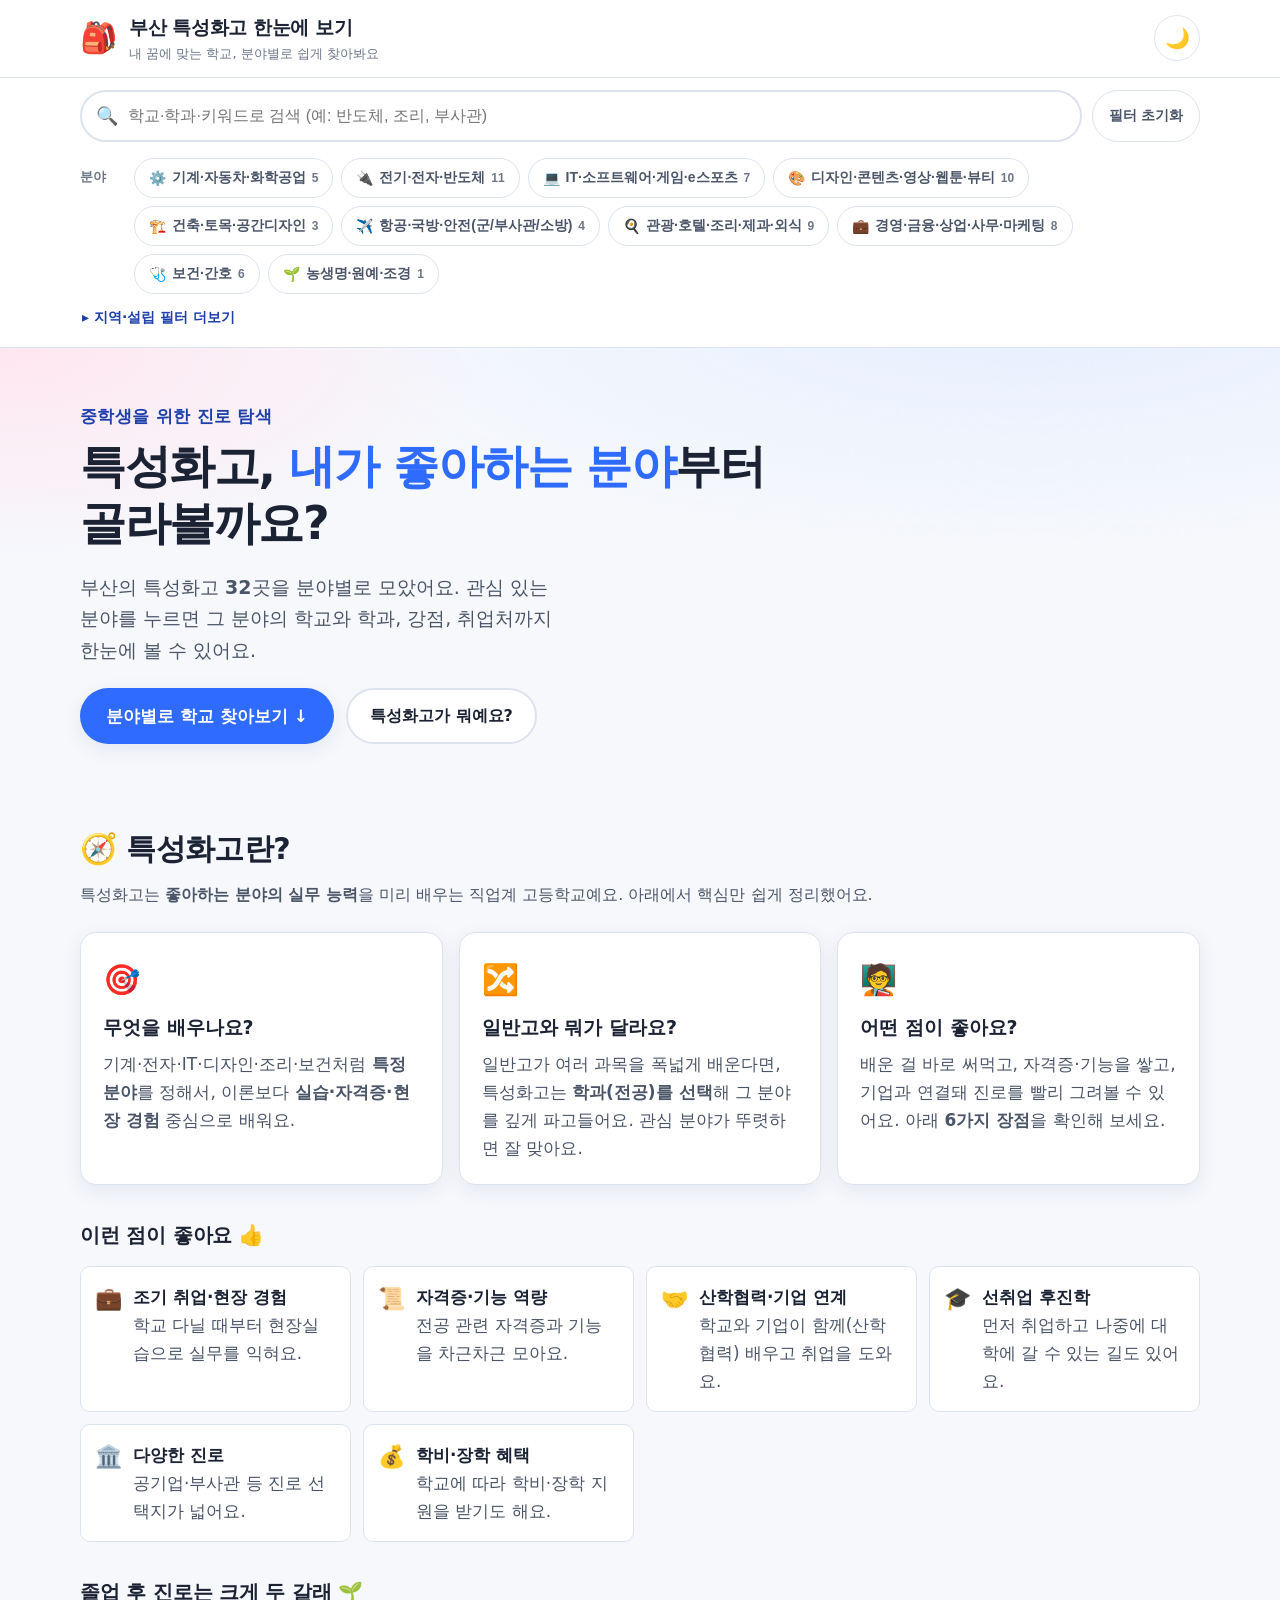
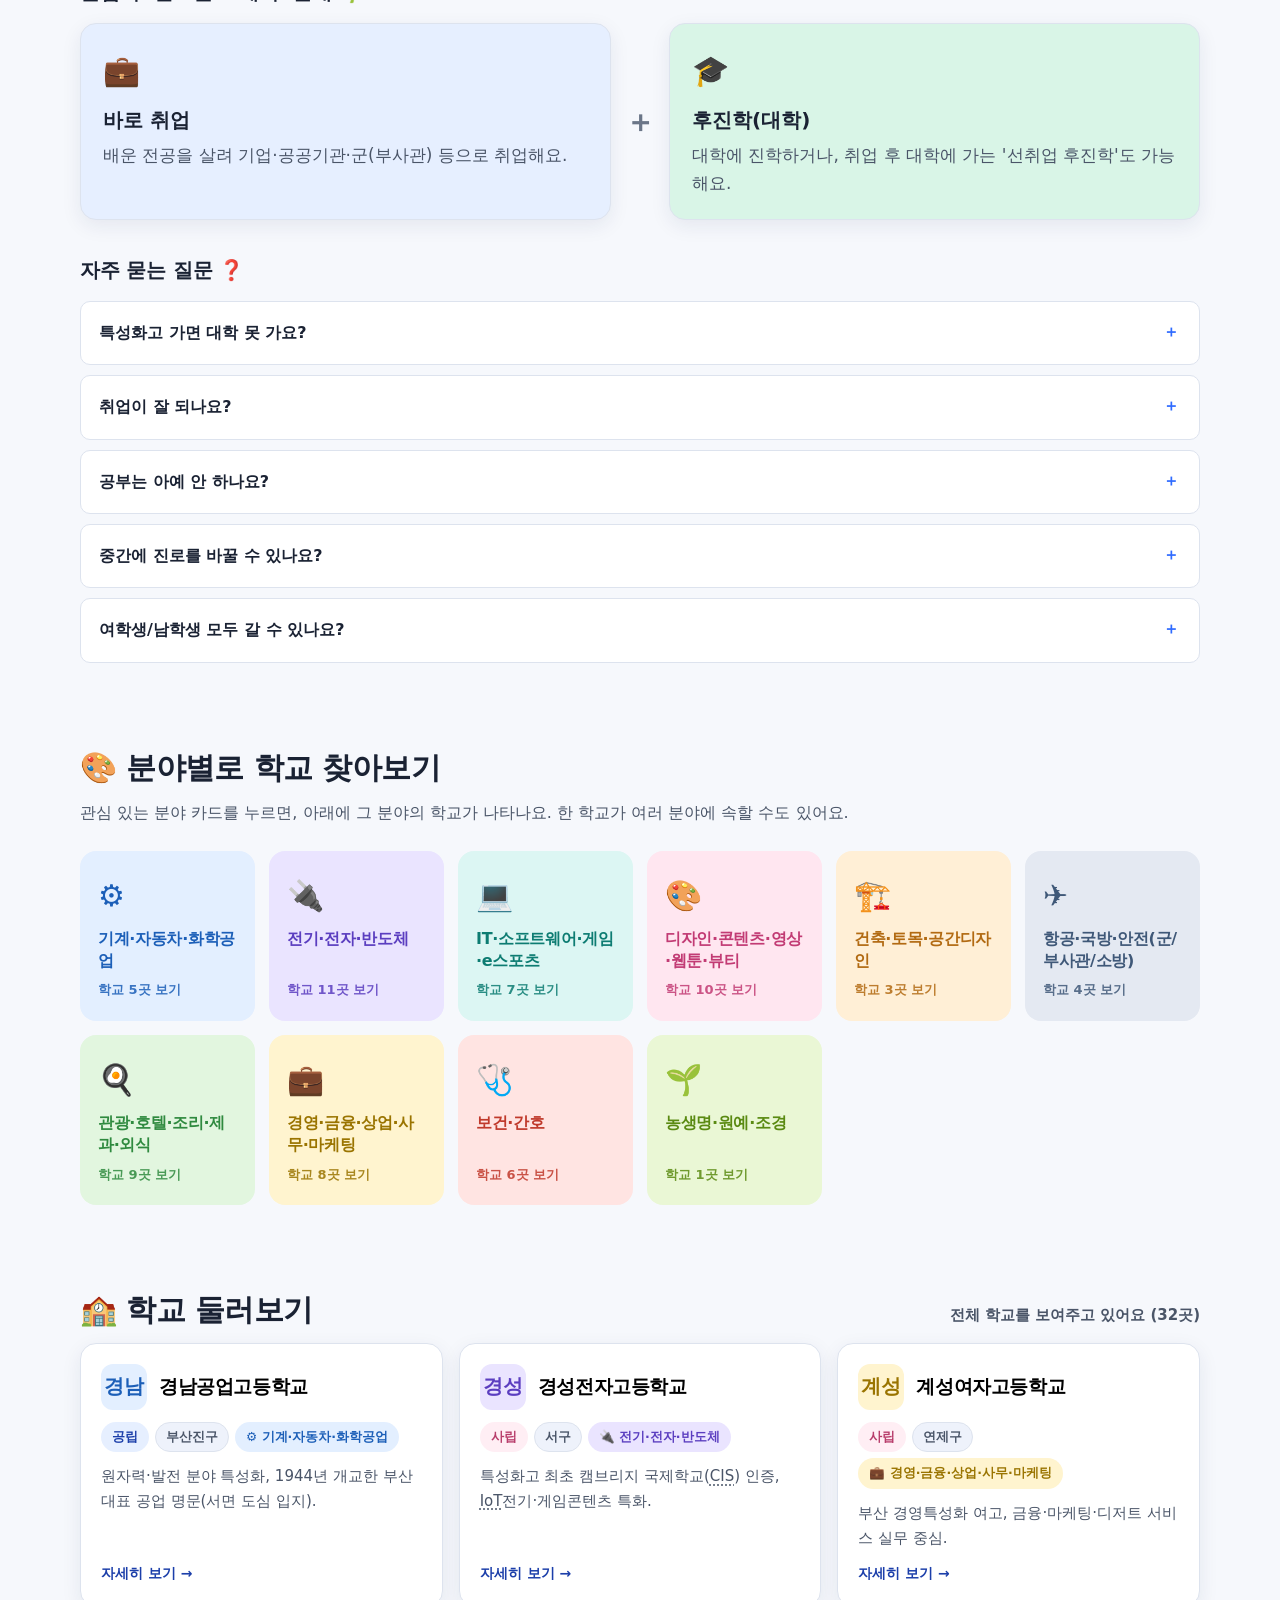
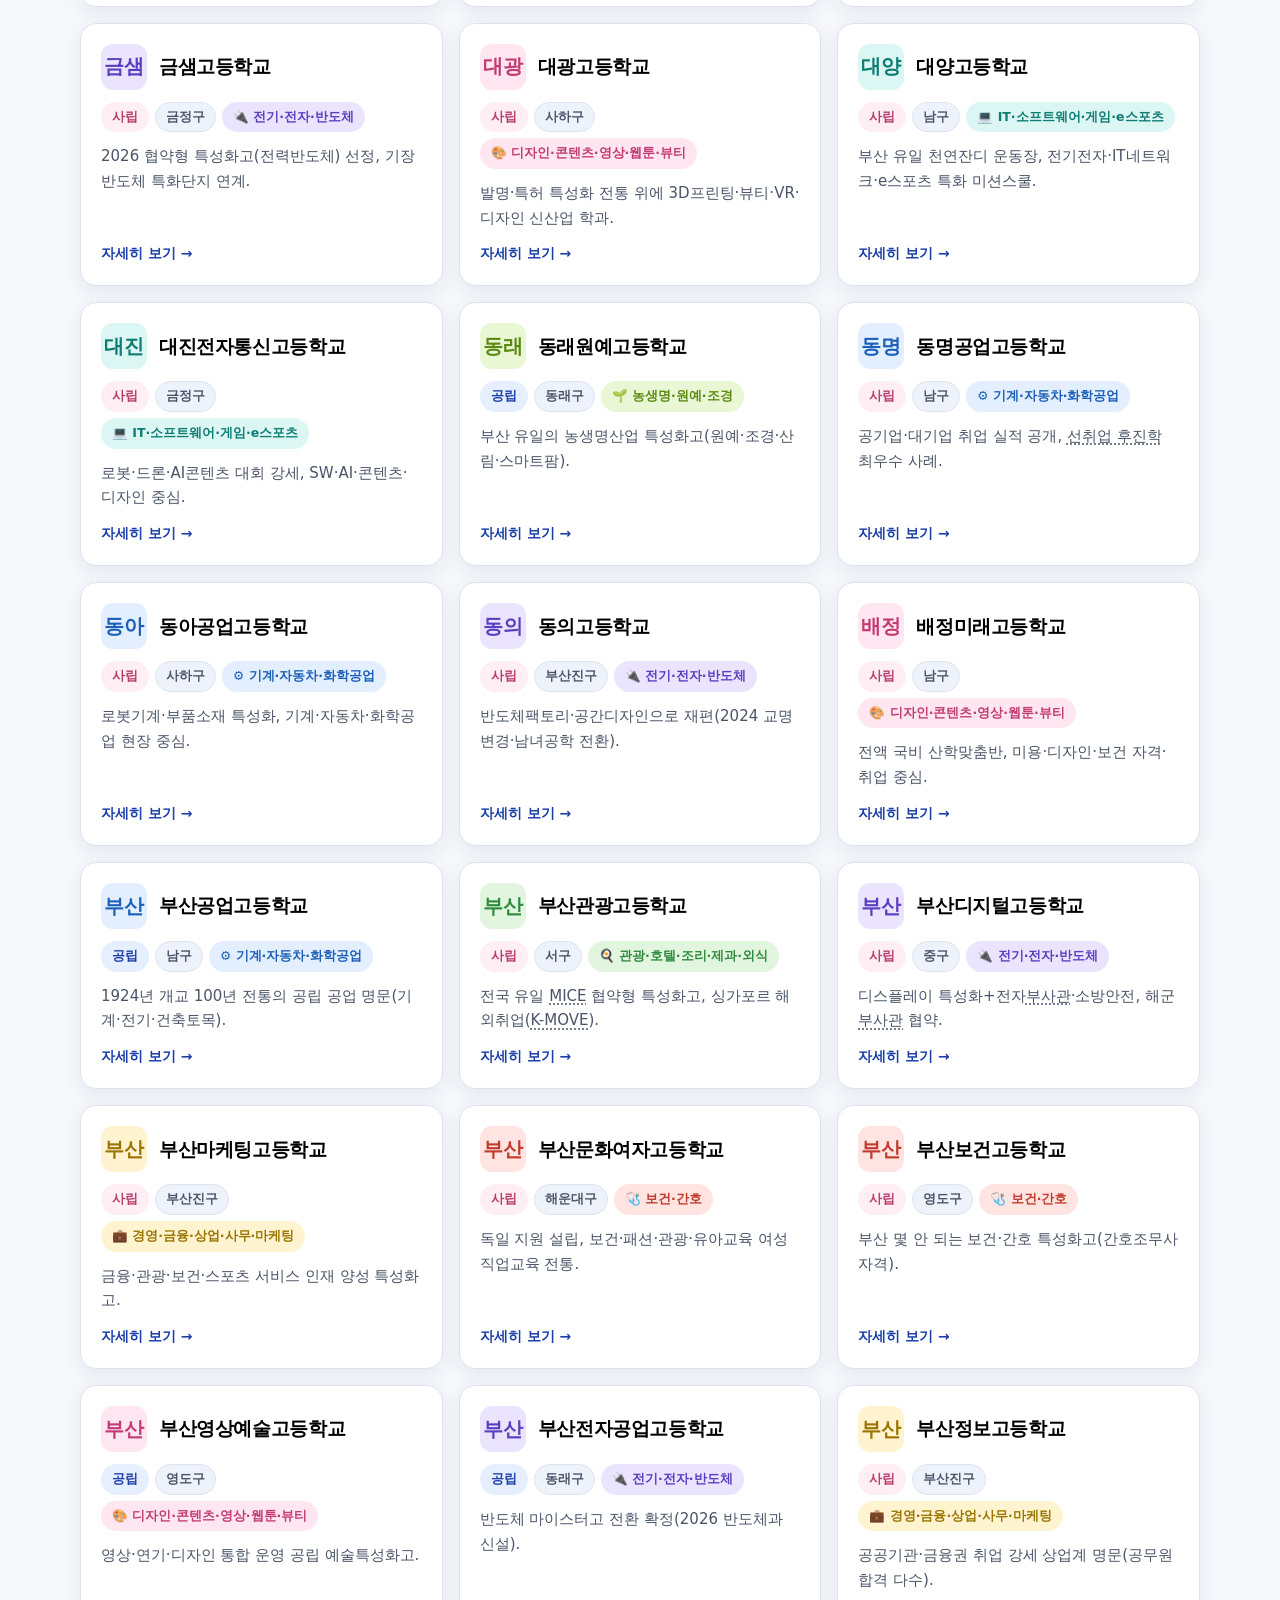
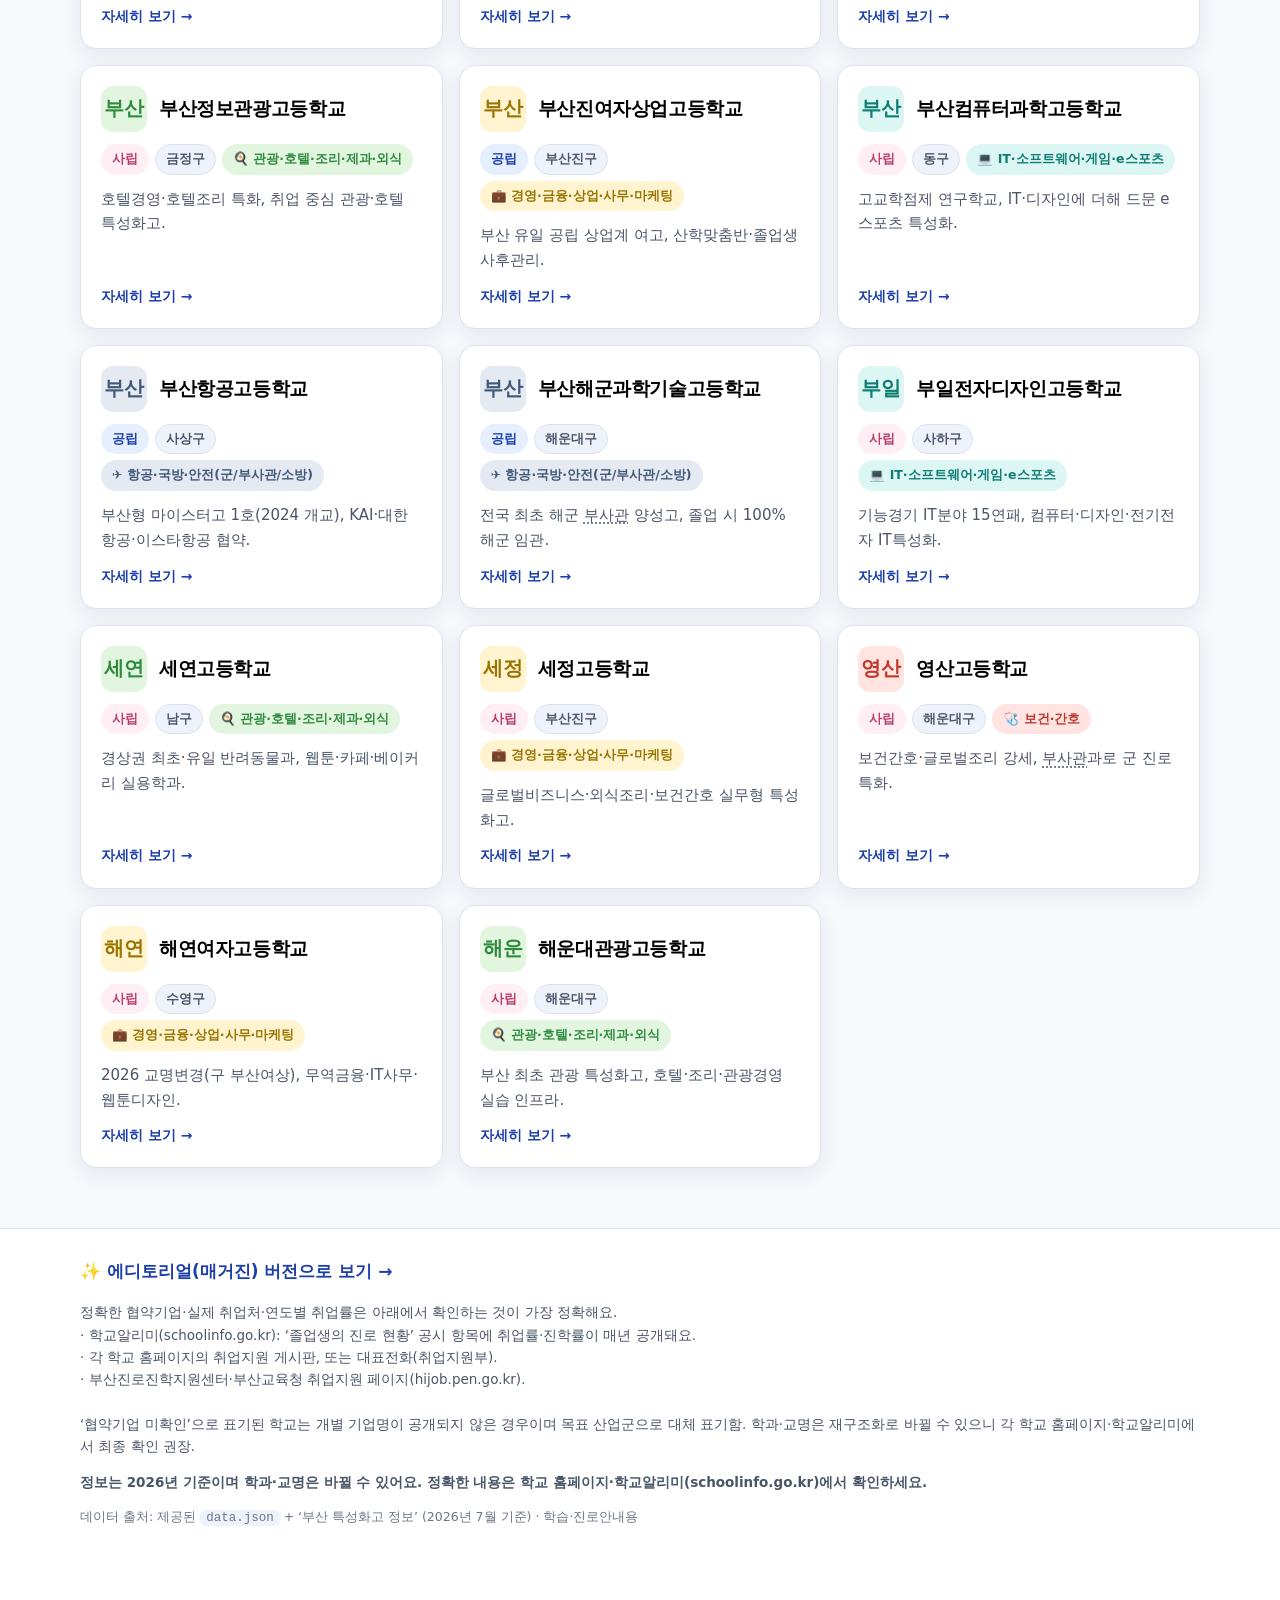
<file: index.html>
<!doctype html>
<html lang="ko">
<head>
  <meta charset="utf-8" />
  <meta name="viewport" content="width=device-width, initial-scale=1" />
  <title>부산 특성화고 한눈에 보기</title>
  <meta name="description" content="부산 지역 특성화고 32곳을 분야별로 쉽게 찾아보는 진로 탐색 사이트. 중학생 눈높이 안내." />
  <link rel="icon" href="data:image/svg+xml,<svg xmlns='http://www.w3.org/2000/svg' viewBox='0 0 100 100'><text y='.9em' font-size='90'>🎒</text></svg>" />
  <link rel="stylesheet" href="./css/styles.css?v=2" />
</head>
<body>
  <a class="skip-link" href="#main">본문 바로가기</a>

  <!-- 상단 헤더 -->
  <header class="site-header">
    <div class="wrap header-inner">
      <a class="brand" href="#top">
        <span class="brand-emoji" aria-hidden="true">🎒</span>
        <span class="brand-text">
          <strong>부산 특성화고 한눈에 보기</strong>
          <small>내 꿈에 맞는 학교, 분야별로 쉽게 찾아봐요</small>
        </span>
      </a>
      <button id="themeToggle" class="theme-toggle" type="button" aria-label="밝은/어두운 화면 바꾸기">
        <span class="theme-icon" aria-hidden="true">🌙</span>
      </button>
    </div>

    <!-- 검색 & 필터 (상단 고정) -->
    <div class="toolbar" id="toolbar">
      <div class="wrap">
        <div class="search-row">
          <label class="search-box">
            <span class="search-ico" aria-hidden="true">🔍</span>
            <input id="searchInput" type="search" inputmode="search"
              placeholder="학교·학과·키워드로 검색 (예: 반도체, 조리, 부사관)"
              aria-label="학교, 학과, 키워드로 검색" autocomplete="off" />
            <button id="searchClear" class="search-clear" type="button" aria-label="검색어 지우기" hidden>✕</button>
          </label>
          <button id="filterReset" class="btn-reset" type="button">필터 초기화</button>
        </div>

        <div class="filter-groups">
          <div class="filter-line">
            <span class="filter-label">분야</span>
            <div id="chipsFieldBar" class="chips" role="group" aria-label="분야 필터"></div>
          </div>
          <details class="more-filters">
            <summary>지역·설립 필터 더보기</summary>
            <div class="filter-line">
              <span class="filter-label">지역구</span>
              <div id="chipsDistrict" class="chips" role="group" aria-label="지역구 필터"></div>
            </div>
            <div class="filter-line">
              <span class="filter-label">설립</span>
              <div id="chipsType" class="chips" role="group" aria-label="설립구분 필터"></div>
            </div>
          </details>
        </div>
      </div>
    </div>
  </header>

  <main id="main">
    <span id="top"></span>

    <!-- (1) 히어로 -->
    <section class="hero" aria-labelledby="heroTitle">
      <div class="wrap hero-inner">
        <p class="hero-eyebrow">중학생을 위한 진로 탐색</p>
        <h1 id="heroTitle">특성화고, <span class="hl">내가 좋아하는 분야</span>부터<br />골라볼까요?</h1>
        <p class="hero-sub">부산의 특성화고 <strong id="heroCount">32</strong>곳을 분야별로 모았어요.
          관심 있는 분야를 누르면 그 분야의 학교와 학과, 강점, 취업처까지 한눈에 볼 수 있어요.</p>
        <div class="hero-cta">
          <a href="#fields" class="btn-primary">분야별로 학교 찾아보기 ↓</a>
          <a href="#about" class="btn-ghost">특성화고가 뭐예요?</a>
        </div>
      </div>
    </section>

    <!-- (1) 특성화고란? -->
    <section id="about" class="about" aria-labelledby="aboutTitle">
      <div class="wrap">
        <h2 id="aboutTitle" class="sec-title">🧭 특성화고란?</h2>
        <p class="sec-lead">특성화고는 <strong>좋아하는 분야의 실무 능력</strong>을 미리 배우는 직업계 고등학교예요.
          아래에서 핵심만 쉽게 정리했어요.</p>

        <div class="card-grid about-grid">
          <article class="info-card">
            <div class="info-emoji" aria-hidden="true">🎯</div>
            <h3>무엇을 배우나요?</h3>
            <p>기계·전자·IT·디자인·조리·보건처럼 <strong>특정 분야</strong>를 정해서,
              이론보다 <strong>실습·자격증·현장 경험</strong> 중심으로 배워요.</p>
          </article>
          <article class="info-card">
            <div class="info-emoji" aria-hidden="true">🔀</div>
            <h3>일반고와 뭐가 달라요?</h3>
            <p>일반고가 여러 과목을 폭넓게 배운다면, 특성화고는 <strong>학과(전공)를 선택</strong>해
              그 분야를 깊게 파고들어요. 관심 분야가 뚜렷하면 잘 맞아요.</p>
          </article>
          <article class="info-card">
            <div class="info-emoji" aria-hidden="true">🧑‍🏫</div>
            <h3>어떤 점이 좋아요?</h3>
            <p>배운 걸 바로 써먹고, 자격증·기능을 쌓고, 기업과 연결돼 진로를 빨리 그려볼 수 있어요.
              아래 <strong>6가지 장점</strong>을 확인해 보세요.</p>
          </article>
        </div>

        <h3 class="sub-title">이런 점이 좋아요 👍</h3>
        <ul class="perks" role="list">
          <li><span class="perk-ico" aria-hidden="true">💼</span><b>조기 취업·현장 경험</b><br />학교 다닐 때부터 현장실습으로 실무를 익혀요.</li>
          <li><span class="perk-ico" aria-hidden="true">📜</span><b>자격증·기능 역량</b><br />전공 관련 자격증과 기능을 차근차근 모아요.</li>
          <li><span class="perk-ico" aria-hidden="true">🤝</span><b>산학협력·기업 연계</b><br />학교와 기업이 함께(산학협력) 배우고 취업을 도와요.</li>
          <li><span class="perk-ico" aria-hidden="true">🎓</span><b>선취업 후진학</b><br />먼저 취업하고 나중에 대학에 갈 수 있는 길도 있어요.</li>
          <li><span class="perk-ico" aria-hidden="true">🏛️</span><b>다양한 진로</b><br />공기업·부사관 등 진로 선택지가 넓어요.</li>
          <li><span class="perk-ico" aria-hidden="true">💰</span><b>학비·장학 혜택</b><br />학교에 따라 학비·장학 지원을 받기도 해요.</li>
        </ul>

        <h3 class="sub-title">졸업 후 진로는 크게 두 갈래 🌱</h3>
        <div class="paths">
          <div class="path-card path-job">
            <div class="path-ico" aria-hidden="true">💼</div>
            <h4>바로 취업</h4>
            <p>배운 전공을 살려 기업·공공기관·군(부사관) 등으로 취업해요.</p>
          </div>
          <div class="path-plus" aria-hidden="true">＋</div>
          <div class="path-card path-uni">
            <div class="path-ico" aria-hidden="true">🎓</div>
            <h4>후진학(대학)</h4>
            <p>대학에 진학하거나, 취업 후 대학에 가는 '선취업 후진학'도 가능해요.</p>
          </div>
        </div>

        <h3 class="sub-title">자주 묻는 질문 ❓</h3>
        <div class="faq">
          <details>
            <summary>특성화고 가면 대학 못 가요?</summary>
            <p>아니에요. 대학 진학도 가능하고, 특성화고 졸업생을 위한 전형이나
              취업 후 진학하는 '선취업 후진학' 길도 있어요.</p>
          </details>
          <details>
            <summary>취업이 잘 되나요?</summary>
            <p>학교·학과·개인 노력에 따라 달라요. 산학협력과 현장실습으로 취업을 돕지만,
              취업률은 해마다 다르니 <b>학교알리미</b>의 '졸업생의 진로 현황'에서 꼭 확인하세요.</p>
          </details>
          <details>
            <summary>공부는 아예 안 하나요?</summary>
            <p>국어·영어·수학 같은 기본 과목도 배우고, 여기에 전공 실습이 더해져요.
              전공 자격증 공부도 꾸준히 필요해요.</p>
          </details>
          <details>
            <summary>중간에 진로를 바꿀 수 있나요?</summary>
            <p>전공을 정해 배우지만, 졸업 후 다른 분야로 취업하거나 대학에서 전공을 바꾸는 경우도 있어요.
              그래도 <b>관심 분야를 잘 골라 시작</b>하는 게 가장 중요해요.</p>
          </details>
          <details>
            <summary>여학생/남학생 모두 갈 수 있나요?</summary>
            <p>남녀공학, 여자고 등 학교마다 달라요. 각 학교 상세에서 <b>남녀 비율</b>을 참고하고,
              모집 대상은 학교 홈페이지 모집요강에서 확인하세요.</p>
          </details>
        </div>
      </div>
    </section>

    <!-- (2) 분야별 탐색 -->
    <section id="fields" class="fields" aria-labelledby="fieldsTitle">
      <div class="wrap">
        <h2 id="fieldsTitle" class="sec-title">🎨 분야별로 학교 찾아보기</h2>
        <p class="sec-lead">관심 있는 분야 카드를 누르면, 아래에 그 분야의 학교가 나타나요.
          한 학교가 여러 분야에 속할 수도 있어요.</p>
        <div id="fieldGrid" class="field-grid" role="group" aria-label="분야 선택"></div>
      </div>
    </section>

    <!-- (3) 학교 목록 -->
    <section id="schools" class="schools" aria-labelledby="schoolsTitle" tabindex="-1">
      <div class="wrap">
        <div class="schools-head">
          <h2 id="schoolsTitle" class="sec-title">🏫 학교 둘러보기</h2>
          <p id="resultCount" class="result-count" aria-live="polite">전체 학교를 보여주고 있어요</p>
        </div>
        <div id="activeFilters" class="active-filters" aria-live="polite"></div>
        <div id="schoolGrid" class="school-grid"></div>
        <div id="emptyState" class="empty-state" hidden>
          <div class="empty-emoji" aria-hidden="true">🔍</div>
          <p><b>조건에 맞는 학교가 없어요.</b></p>
          <p class="muted">검색어나 필터를 바꾸거나, ‘필터 초기화’를 눌러보세요.</p>
          <button class="btn-primary" type="button" data-reset>필터 초기화</button>
        </div>
      </div>
    </section>
  </main>

  <!-- 상세 모달 -->
  <div id="modalRoot" class="modal-root" hidden>
    <div class="modal-backdrop" data-close></div>
    <div class="modal" role="dialog" aria-modal="true" aria-labelledby="modalTitle">
      <button class="modal-close" type="button" data-close aria-label="닫기">✕</button>
      <div id="modalBody" class="modal-body"><!-- JS 렌더 --></div>
    </div>
  </div>

  <footer class="site-footer">
    <div class="wrap">
      <p style="margin:0 0 16px"><a href="./v2/" style="font-weight:800;color:var(--brand-ink);text-decoration:none">✨ 에디토리얼(매거진) 버전으로 보기 →</a></p>
      <p class="foot-note" id="footNote"></p>
      <p class="foot-sub">정보는 2026년 기준이며 학과·교명은 바뀔 수 있어요. 정확한 내용은 학교 홈페이지·학교알리미(schoolinfo.go.kr)에서 확인하세요.</p>
      <p class="foot-small">데이터 출처: 제공된 <code>data.json</code> + ‘부산 특성화고 정보’ (2026년 7월 기준) · 학습·진로안내용</p>
    </div>
  </footer>

  <!-- file:// 폴백 데이터 (fetch 실패 시 window.__DATA__ 사용) -->
  <script src="./data.js?v=2" onerror="window.__DATA_JS_MISSING__=true"></script>
  <script src="./js/app.js?v=2"></script>
</body>
</html>
</file>
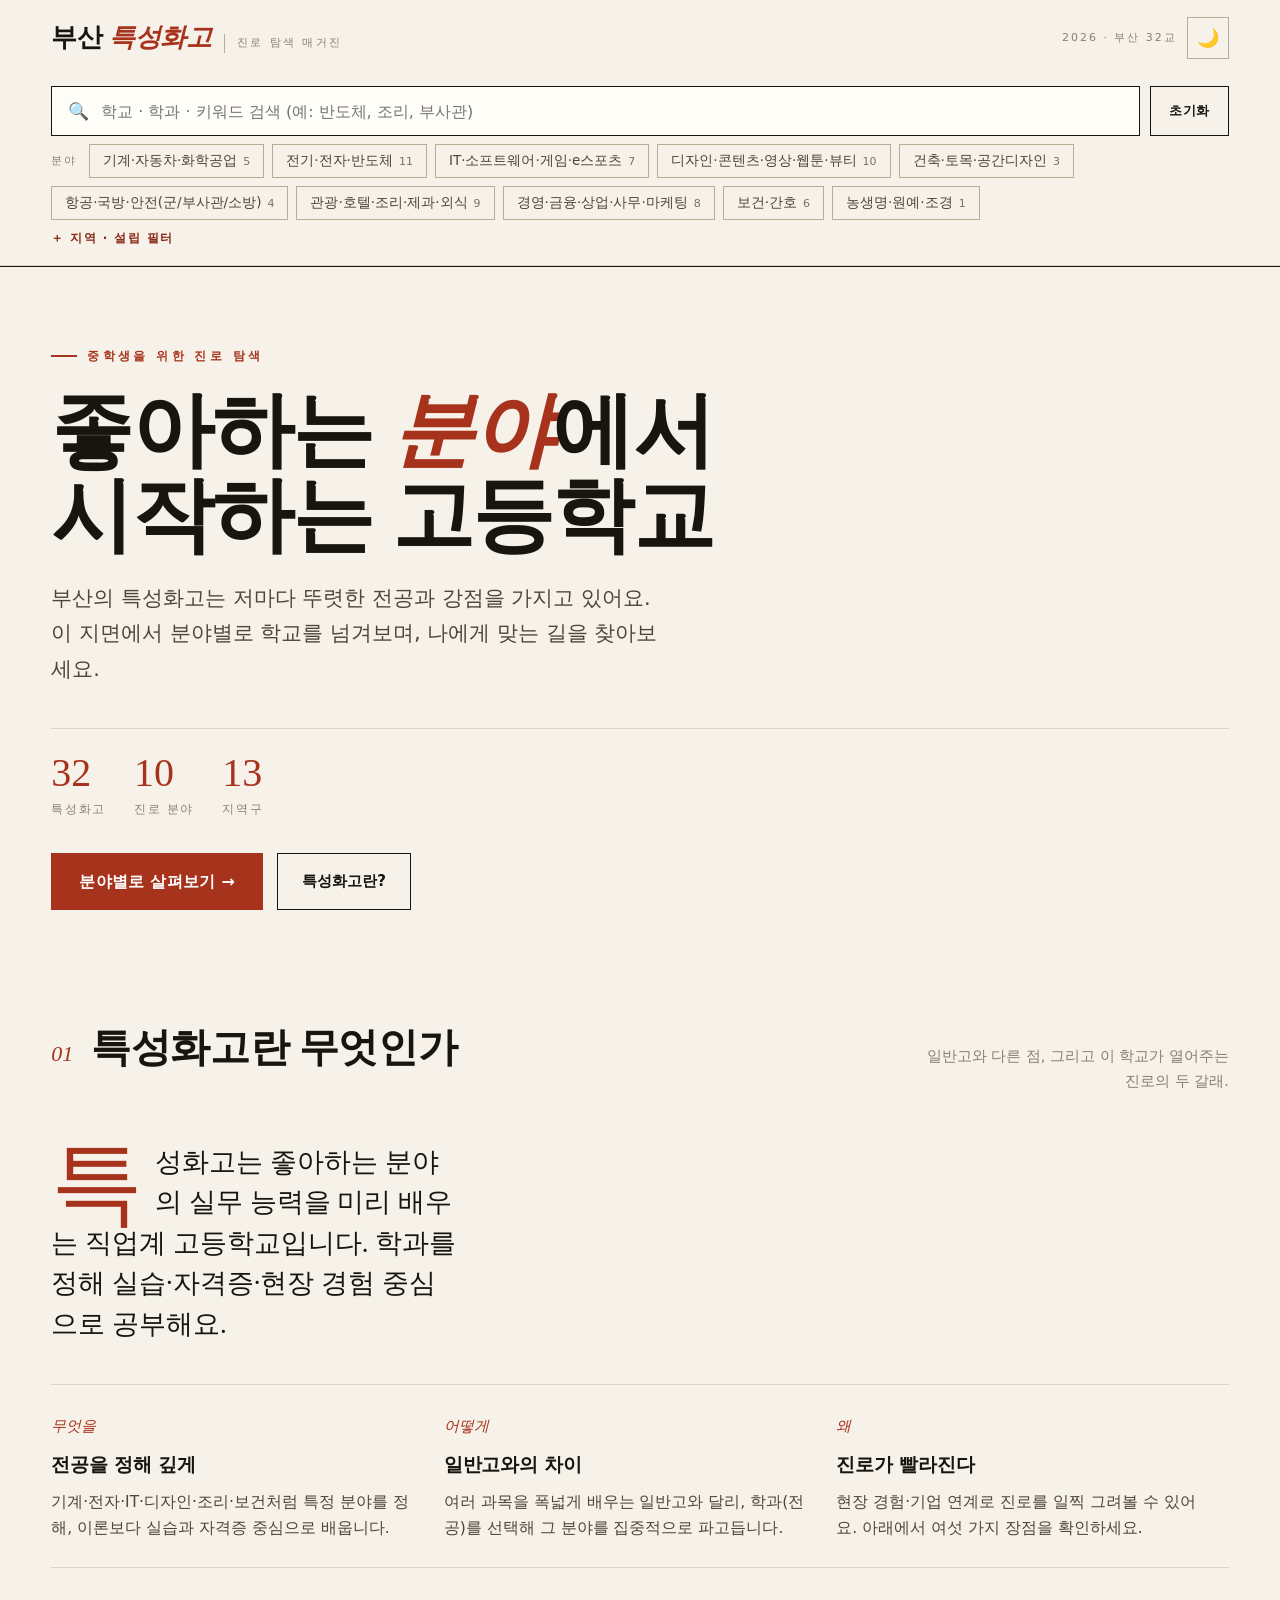
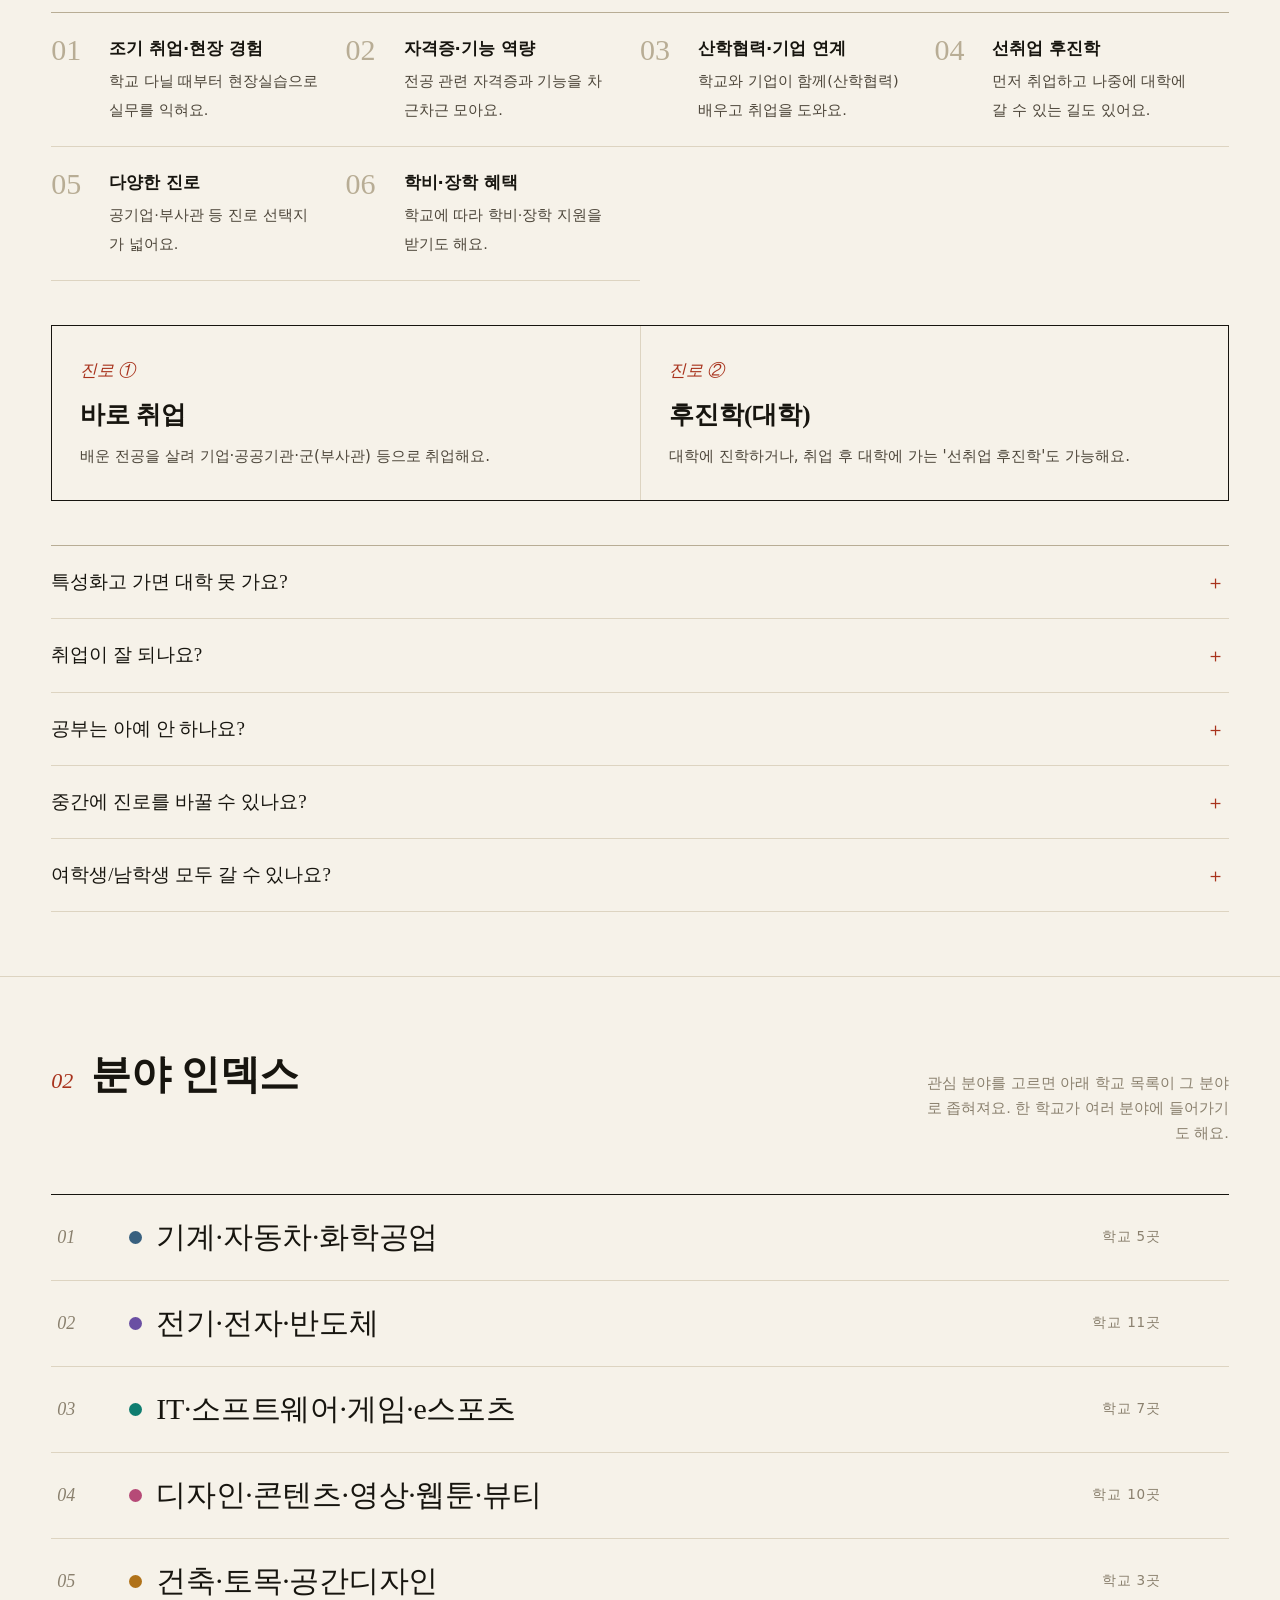
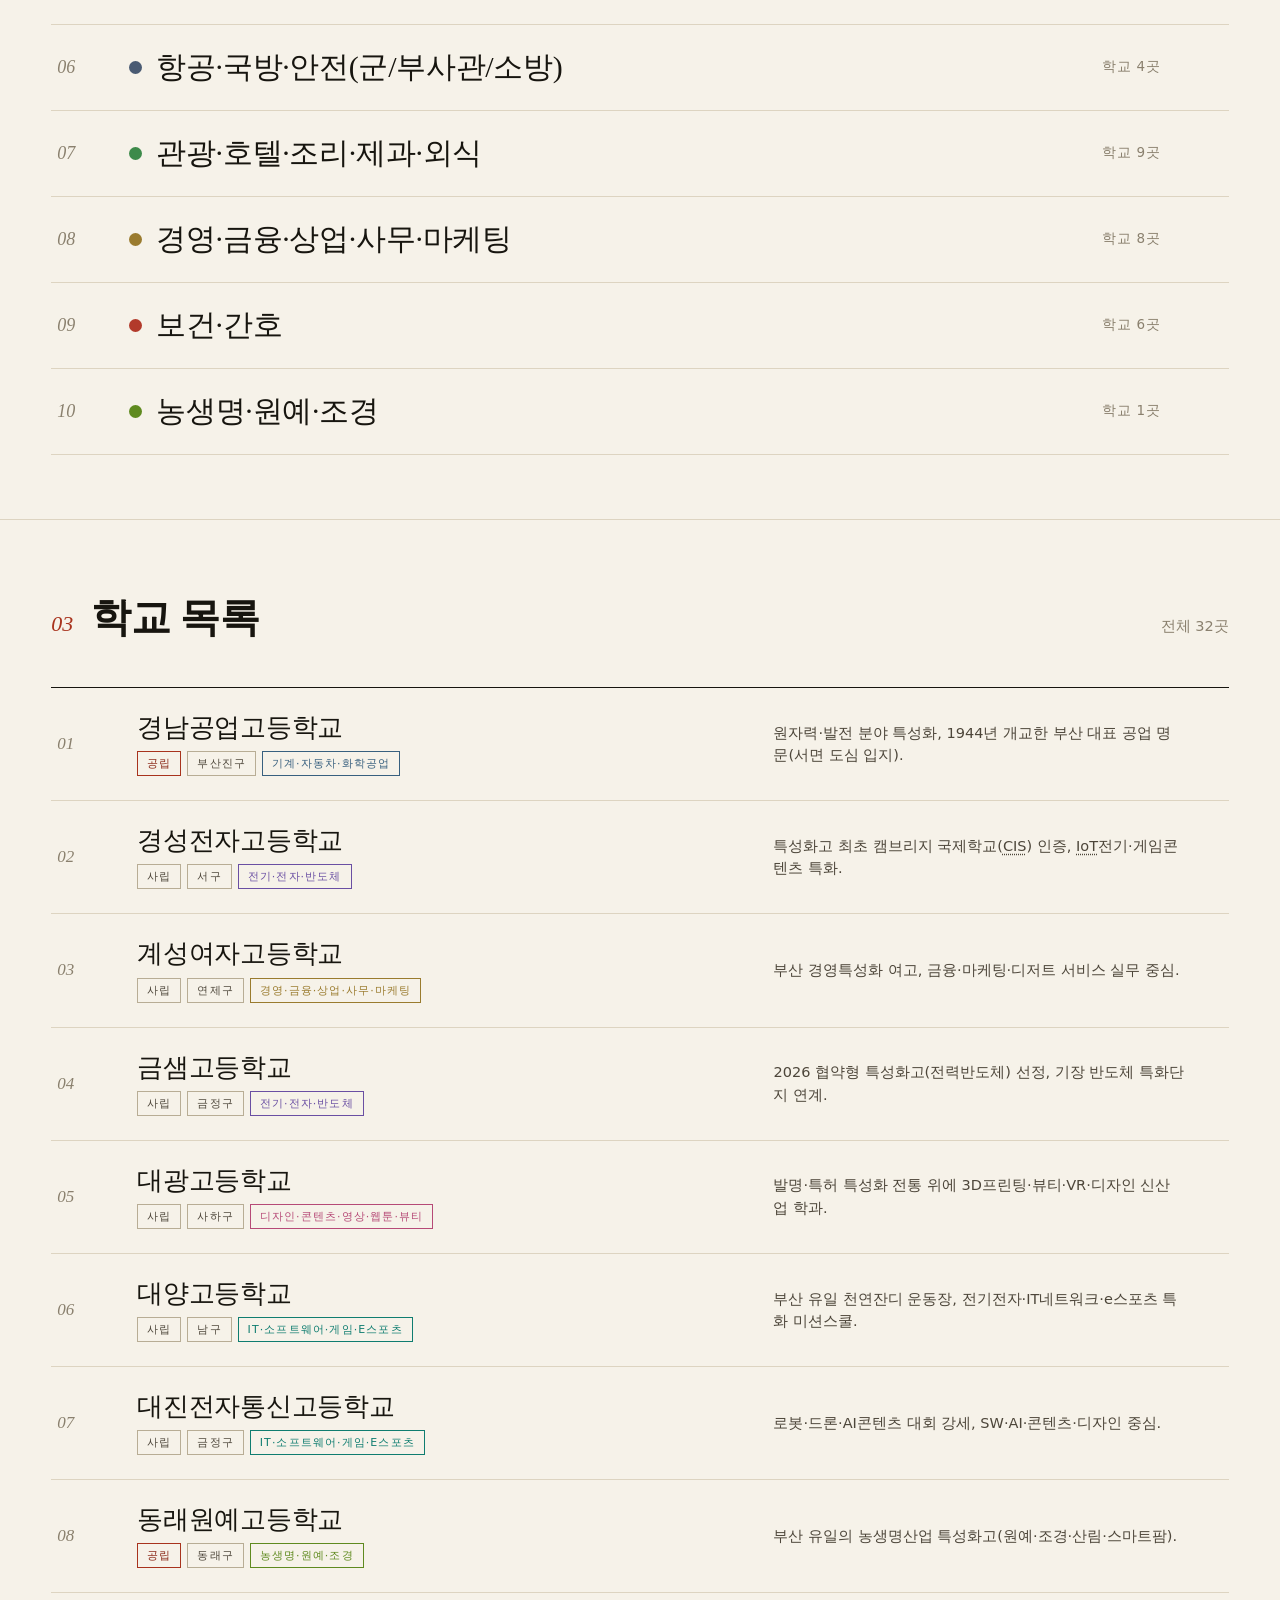
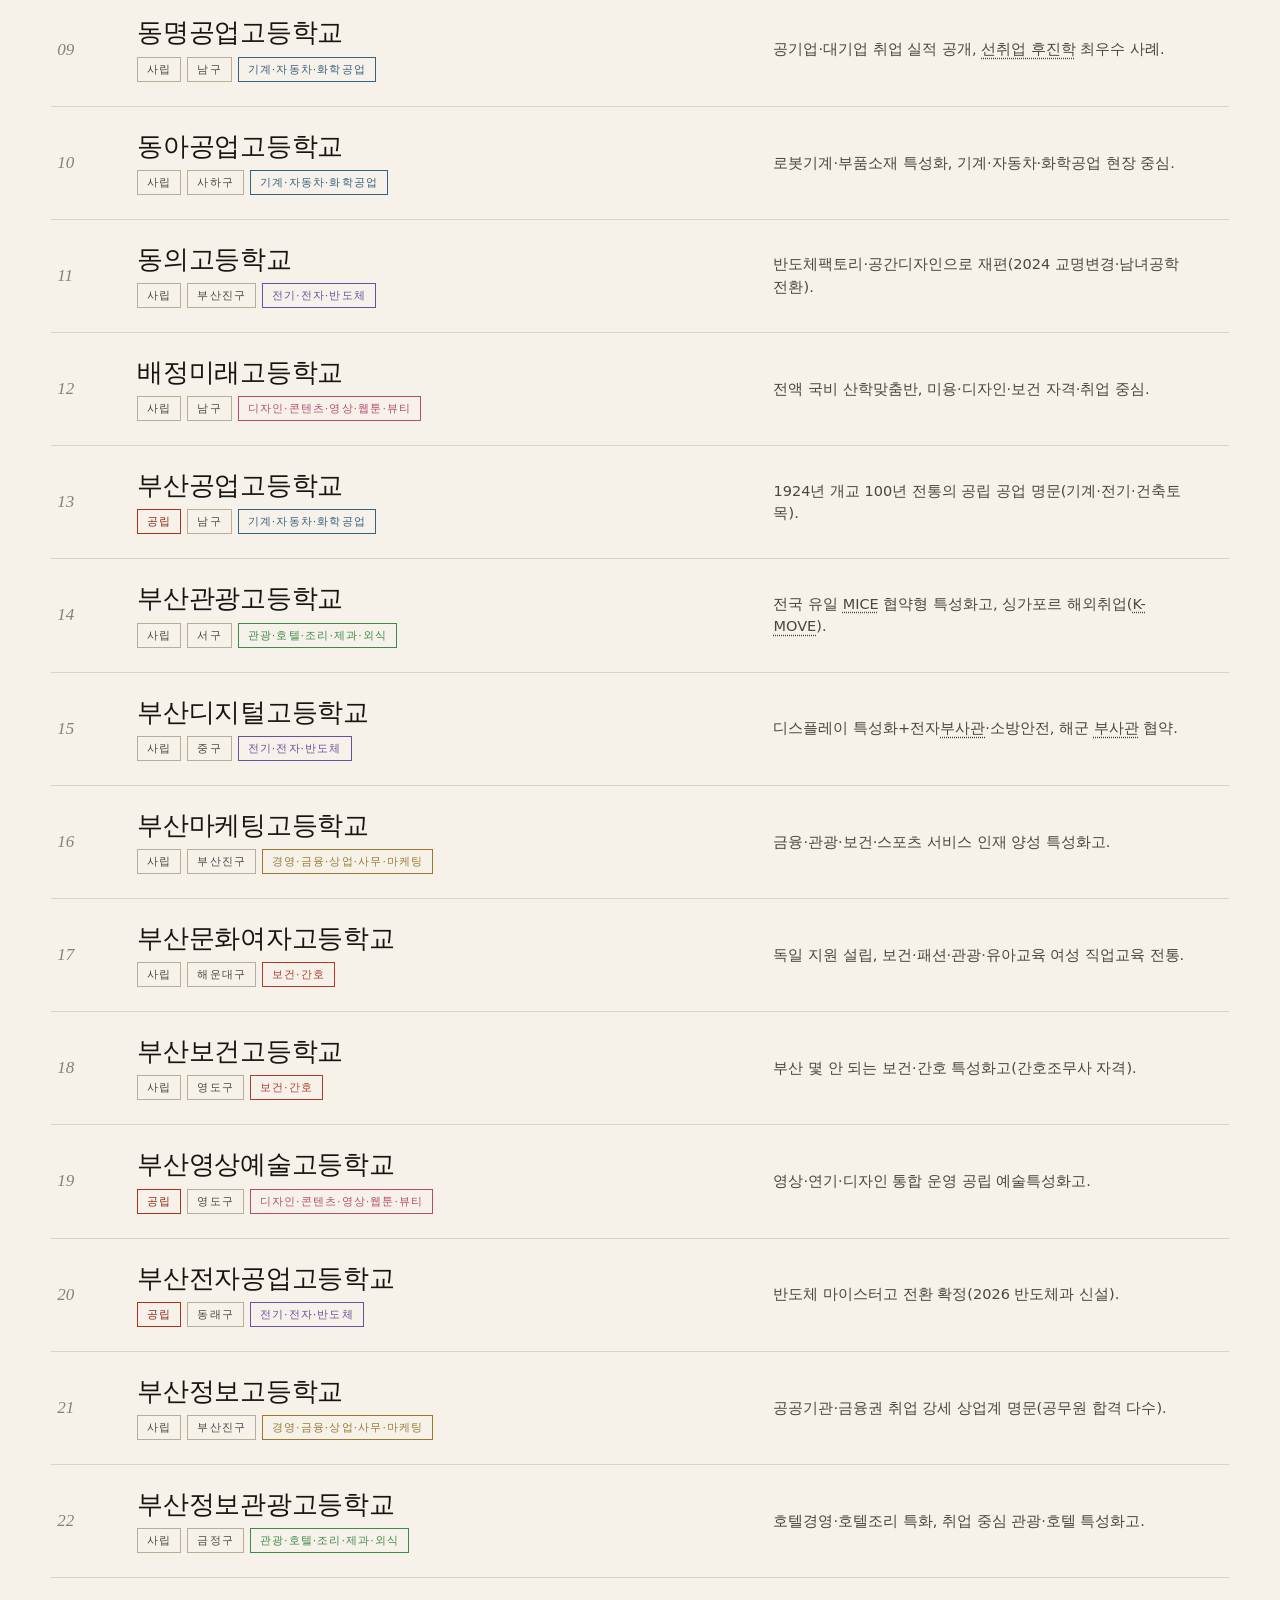
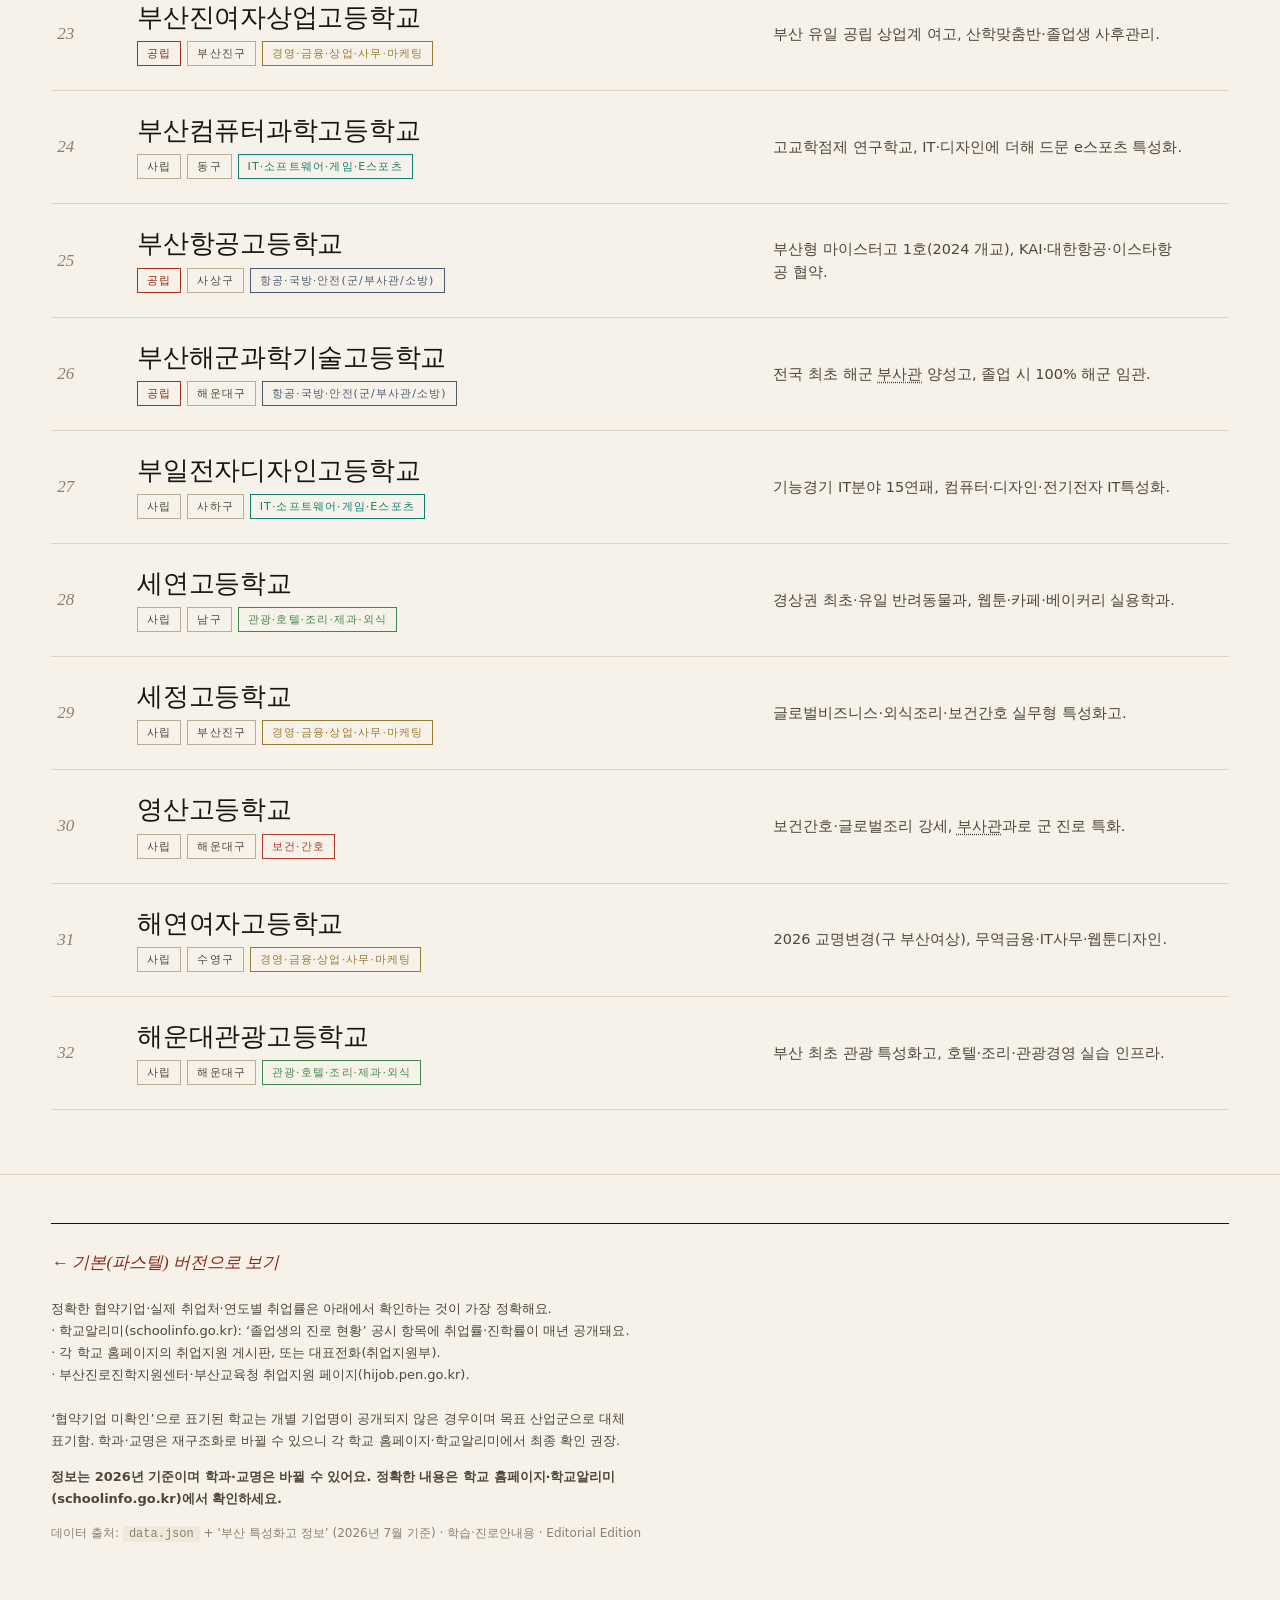
<file: v2/index.html>
<!doctype html>
<html lang="ko">
<head>
  <meta charset="utf-8" />
  <meta name="viewport" content="width=device-width, initial-scale=1" />
  <title>부산 특성화고 · 에디토리얼 | 진로 탐색</title>
  <meta name="description" content="부산 지역 특성화고 32곳을 매거진처럼 정제된 화면으로 탐색하는 진로 안내 (v2 에디토리얼 에디션)." />
  <link rel="icon" href="data:image/svg+xml,<svg xmlns='http://www.w3.org/2000/svg' viewBox='0 0 100 100'><text y='.9em' font-size='88'>📖</text></svg>" />
  <link rel="stylesheet" href="./css/editorial.css?v=1" />
</head>
<body>
  <a class="skip-link" href="#main">본문 바로가기</a>

  <header class="masthead">
    <div class="wrap masthead-top">
      <a class="logo" href="#top">
        <span class="mark serif">부산 <em>특성화고</em></span>
        <span class="tag">진로 탐색 매거진</span>
      </a>
      <div class="masthead-actions">
        <span class="issue">2026 · 부산 32교</span>
        <button id="themeToggle" class="icon-btn" type="button" aria-label="밝은/어두운 화면 바꾸기"><span class="theme-icon" aria-hidden="true">🌙</span></button>
      </div>
    </div>
    <div class="toolbar">
      <div class="wrap toolbar-inner">
        <div class="search-row">
          <label class="search-box">
            <span class="ico" aria-hidden="true">🔍</span>
            <input id="searchInput" type="search" placeholder="학교 · 학과 · 키워드 검색 (예: 반도체, 조리, 부사관)" aria-label="학교, 학과, 키워드로 검색" autocomplete="off" />
            <button id="searchClear" class="search-clear" type="button" aria-label="검색어 지우기" hidden>✕</button>
          </label>
          <button id="filterReset" class="btn-line" type="button">초기화</button>
        </div>
        <div class="filter-strip">
          <div class="chips" role="group" aria-label="분야 필터">
            <span class="lbl">분야</span>
            <span id="chipsField" style="display:contents"></span>
          </div>
          <details class="more-filters">
            <summary>지역 · 설립 필터</summary>
            <div class="chips" role="group" aria-label="지역구 필터" style="margin-top:8px"><span class="lbl">지역</span><span id="chipsDistrict" style="display:contents"></span></div>
            <div class="chips" role="group" aria-label="설립구분 필터" style="margin-top:8px"><span class="lbl">설립</span><span id="chipsType" style="display:contents"></span></div>
          </details>
        </div>
      </div>
    </div>
  </header>

  <main id="main">
    <span id="top"></span>

    <!-- 히어로 -->
    <section class="hero" style="border-bottom:none">
      <div class="wrap">
        <span class="eyebrow">중학생을 위한 진로 탐색</span>
        <h1 class="serif">좋아하는 <em>분야</em>에서<br />시작하는 고등학교</h1>
        <p class="hero-lead">부산의 특성화고는 저마다 뚜렷한 전공과 강점을 가지고 있어요.
          이 지면에서 분야별로 학교를 넘겨보며, 나에게 맞는 길을 찾아보세요.</p>
        <div class="hero-meta">
          <div class="hero-stat"><div class="num serif" id="statSchools">32</div><div class="cap">특성화고</div></div>
          <div class="hero-stat"><div class="num serif">10</div><div class="cap">진로 분야</div></div>
          <div class="hero-stat"><div class="num serif" id="statDistricts">13</div><div class="cap">지역구</div></div>
        </div>
        <div class="hero-cta">
          <a href="#fields" class="btn-solid">분야별로 살펴보기 →</a>
          <a href="#about" class="btn-ghost2">특성화고란?</a>
        </div>
      </div>
    </section>

    <!-- 01 특성화고란 -->
    <section id="about">
      <div class="wrap">
        <div class="sec-head">
          <span class="sec-num serif">01</span>
          <h2 class="serif">특성화고란 무엇인가</h2>
          <p class="sub">일반고와 다른 점, 그리고 이 학교가 열어주는 진로의 두 갈래.</p>
        </div>
        <p class="lede"><span class="dropcap serif">특</span>성화고는 좋아하는 분야의 실무 능력을 미리 배우는 직업계 고등학교입니다. 학과를 정해 실습·자격증·현장 경험 중심으로 공부해요.</p>

        <div class="def-grid">
          <div class="def-item"><span class="k serif">무엇을</span><h3>전공을 정해 깊게</h3><p>기계·전자·IT·디자인·조리·보건처럼 특정 분야를 정해, 이론보다 실습과 자격증 중심으로 배웁니다.</p></div>
          <div class="def-item"><span class="k serif">어떻게</span><h3>일반고와의 차이</h3><p>여러 과목을 폭넓게 배우는 일반고와 달리, 학과(전공)를 선택해 그 분야를 집중적으로 파고듭니다.</p></div>
          <div class="def-item"><span class="k serif">왜</span><h3>진로가 빨라진다</h3><p>현장 경험·기업 연계로 진로를 일찍 그려볼 수 있어요. 아래에서 여섯 가지 장점을 확인하세요.</p></div>
        </div>

        <div class="perks">
          <div class="perk"><span class="idx serif">01</span><div><b>조기 취업·현장 경험</b><span class="d">학교 다닐 때부터 현장실습으로 실무를 익혀요.</span></div></div>
          <div class="perk"><span class="idx serif">02</span><div><b>자격증·기능 역량</b><span class="d">전공 관련 자격증과 기능을 차근차근 모아요.</span></div></div>
          <div class="perk"><span class="idx serif">03</span><div><b>산학협력·기업 연계</b><span class="d">학교와 기업이 함께(산학협력) 배우고 취업을 도와요.</span></div></div>
          <div class="perk"><span class="idx serif">04</span><div><b>선취업 후진학</b><span class="d">먼저 취업하고 나중에 대학에 갈 수 있는 길도 있어요.</span></div></div>
          <div class="perk"><span class="idx serif">05</span><div><b>다양한 진로</b><span class="d">공기업·부사관 등 진로 선택지가 넓어요.</span></div></div>
          <div class="perk"><span class="idx serif">06</span><div><b>학비·장학 혜택</b><span class="d">학교에 따라 학비·장학 지원을 받기도 해요.</span></div></div>
        </div>

        <div class="paths">
          <div class="path"><span class="k serif">진로 ①</span><h4 class="serif">바로 취업</h4><p>배운 전공을 살려 기업·공공기관·군(부사관) 등으로 취업해요.</p></div>
          <div class="path"><span class="k serif">진로 ②</span><h4 class="serif">후진학(대학)</h4><p>대학에 진학하거나, 취업 후 대학에 가는 '선취업 후진학'도 가능해요.</p></div>
        </div>

        <div class="faq">
          <details><summary class="serif">특성화고 가면 대학 못 가요?</summary><p>아니에요. 대학 진학도 가능하고, 특성화고 졸업생을 위한 전형이나 취업 후 진학하는 '선취업 후진학' 길도 있어요.</p></details>
          <details><summary class="serif">취업이 잘 되나요?</summary><p>학교·학과·개인 노력에 따라 달라요. 산학협력과 현장실습으로 취업을 돕지만, 취업률은 해마다 다르니 <b>학교알리미</b>의 '졸업생의 진로 현황'에서 꼭 확인하세요.</p></details>
          <details><summary class="serif">공부는 아예 안 하나요?</summary><p>국어·영어·수학 같은 기본 과목도 배우고, 여기에 전공 실습이 더해져요. 전공 자격증 공부도 꾸준히 필요해요.</p></details>
          <details><summary class="serif">중간에 진로를 바꿀 수 있나요?</summary><p>전공을 정해 배우지만, 졸업 후 다른 분야로 취업하거나 대학에서 전공을 바꾸기도 해요. 그래도 관심 분야를 잘 골라 시작하는 게 가장 중요해요.</p></details>
          <details><summary class="serif">여학생/남학생 모두 갈 수 있나요?</summary><p>남녀공학·여자고 등 학교마다 달라요. 각 학교 상세의 <b>남녀 비율</b>을 참고하고, 모집 대상은 학교 홈페이지 모집요강에서 확인하세요.</p></details>
        </div>
      </div>
    </section>

    <!-- 02 분야 인덱스 -->
    <section id="fields">
      <div class="wrap">
        <div class="sec-head">
          <span class="sec-num serif">02</span>
          <h2 class="serif">분야 인덱스</h2>
          <p class="sub">관심 분야를 고르면 아래 학교 목록이 그 분야로 좁혀져요. 한 학교가 여러 분야에 들어가기도 해요.</p>
        </div>
        <div id="fieldIndex" class="field-index" role="group" aria-label="분야 선택"></div>
      </div>
    </section>

    <!-- 03 학교 목록 -->
    <section id="schools" tabindex="-1">
      <div class="wrap">
        <div class="sec-head">
          <span class="sec-num serif">03</span>
          <h2 class="serif">학교 목록</h2>
          <p class="sub" id="resultCount">전체 32곳</p>
        </div>
        <div id="activeFilters" class="active-filters"></div>
        <div id="schoolIndex" class="school-index"></div>
        <div id="empty" class="empty" hidden>
          <div class="big serif">조건에 맞는 학교가 없어요</div>
          <p>검색어나 필터를 바꾸거나, 아래에서 초기화해 보세요.</p>
          <button class="btn-line" type="button" data-reset>필터 초기화</button>
        </div>
      </div>
    </section>
  </main>

  <!-- 상세 슬라이드 패널 -->
  <div id="panelRoot" class="panel-root" hidden>
    <div class="panel-backdrop" data-close></div>
    <aside class="panel" role="dialog" aria-modal="true" aria-labelledby="pTitle">
      <button class="panel-close" type="button" data-close aria-label="닫기">✕</button>
      <div class="panel-inner" id="panelBody"></div>
    </aside>
  </div>

  <footer class="colophon">
    <div class="wrap">
      <div class="rule"></div>
      <div class="switch">
        <a class="switch-link" href="../">← 기본(파스텔) 버전으로 보기</a>
      </div>
      <p class="foot-note" id="footNote"></p>
      <p class="foot-sub">정보는 2026년 기준이며 학과·교명은 바뀔 수 있어요. 정확한 내용은 학교 홈페이지·학교알리미(schoolinfo.go.kr)에서 확인하세요.</p>
      <p class="foot-small">데이터 출처: <code>data.json</code> + ‘부산 특성화고 정보’ (2026년 7월 기준) · 학습·진로안내용 · Editorial Edition</p>
    </div>
  </footer>

  <script src="../data.js?v=2" onerror="window.__DATA_JS_MISSING__=true"></script>
  <script src="./js/app.js?v=1"></script>
</body>
</html>
</file>
<file: css/styles.css>
/* =========================================================
   부산 특성화고 한눈에 보기 — styles.css
   바닐라 CSS · 라이트/다크 · 모바일 우선 · WCAG AA 대비
   ========================================================= */
:root {
  --bg: #f6f8fc;
  --bg-elev: #ffffff;
  --surface: #ffffff;
  --surface-2: #eef2fb;
  --text: #1a2233;
  --text-soft: #4a5568;
  --muted: #6b7688;
  --line: #dde3ee;
  --brand: #2f6bff;
  --brand-ink: #1c3faa;
  --brand-soft: #e6efff;
  --accent: #ff6b8b;
  --warn-bg: #fff7d6;
  --warn-line: #f0d878;
  --warn-ink: #7a5a00;
  --ok: #17915f;
  --ok-soft: #d9f5e7;
  --male: #2f8fd8;      /* 남 - 파랑 계열 */
  --female: #ff7ba6;    /* 여 - 핑크 계열 */
  --radius: 16px;
  --radius-sm: 10px;
  --shadow: 0 6px 20px rgba(20, 40, 90, .08);
  --shadow-lg: 0 18px 48px rgba(20, 40, 90, .18);
  --focus: 3px solid #ffa726;

  /* 분야별 파스텔 색상 (배경 / 잉크) */
  --f-A-bg:#e3efff; --f-A-ink:#1c5fb8;
  --f-B-bg:#eae4ff; --f-B-ink:#5b3ec0;
  --f-C-bg:#dcf6f3; --f-C-ink:#0d7c72;
  --f-D-bg:#ffe6f0; --f-D-ink:#c23b74;
  --f-E-bg:#ffefd6; --f-E-ink:#b26a12;
  --f-F-bg:#e4e9f2; --f-F-ink:#3f5878;
  --f-G-bg:#e2f6df; --f-G-ink:#2f8a3f;
  --f-H-bg:#fff4cf; --f-H-ink:#9a7400;
  --f-I-bg:#ffe4e2; --f-I-ink:#c0392b;
  --f-J-bg:#eaf7d5; --f-J-ink:#5a8a12;
}
:root[data-theme="dark"] {
  --bg: #0f1420;
  --bg-elev: #161d2d;
  --surface: #1a2333;
  --surface-2: #212c40;
  --text: #eef2fb;
  --text-soft: #c3ccdd;
  --muted: #98a3b8;
  --line: #2c374d;
  --brand: #6f9bff;
  --brand-ink: #cdddff;
  --brand-soft: #22304e;
  --warn-bg: #40381a;
  --warn-line: #6d5f2a;
  --warn-ink: #f2e2a6;
  --ok: #4bd39b;
  --ok-soft: #163a2c;
  --male: #5aa8e6;
  --female: #ff9bbb;
  --shadow: 0 6px 20px rgba(0,0,0,.35);
  --shadow-lg: 0 18px 48px rgba(0,0,0,.55);

  --f-A-bg:#1c3050; --f-A-ink:#9cc2ff;
  --f-B-bg:#2a2350; --f-B-ink:#c3b0ff;
  --f-C-bg:#123c39; --f-C-ink:#7fe0d6;
  --f-D-bg:#3d1f2e; --f-D-ink:#ff9dc2;
  --f-E-bg:#3a2c15; --f-E-ink:#ffc987;
  --f-F-bg:#232c3c; --f-F-ink:#a9bbd8;
  --f-G-bg:#173417; --f-G-ink:#8fe0a0;
  --f-H-bg:#372e10; --f-H-ink:#ecd684;
  --f-I-bg:#3a1f1c; --f-I-ink:#ff9f95;
  --f-J-bg:#28340f; --f-J-ink:#bfe884;
}
@media (prefers-color-scheme: dark) {
  :root:not([data-theme="light"]) {
    --bg:#0f1420; --bg-elev:#161d2d; --surface:#1a2333; --surface-2:#212c40;
    --text:#eef2fb; --text-soft:#c3ccdd; --muted:#98a3b8; --line:#2c374d;
    --brand:#6f9bff; --brand-ink:#cdddff; --brand-soft:#22304e;
    --warn-bg:#40381a; --warn-line:#6d5f2a; --warn-ink:#f2e2a6;
    --ok:#4bd39b; --ok-soft:#163a2c; --male:#5aa8e6; --female:#ff9bbb;
    --shadow:0 6px 20px rgba(0,0,0,.35); --shadow-lg:0 18px 48px rgba(0,0,0,.55);
    --f-A-bg:#1c3050; --f-A-ink:#9cc2ff; --f-B-bg:#2a2350; --f-B-ink:#c3b0ff;
    --f-C-bg:#123c39; --f-C-ink:#7fe0d6; --f-D-bg:#3d1f2e; --f-D-ink:#ff9dc2;
    --f-E-bg:#3a2c15; --f-E-ink:#ffc987; --f-F-bg:#232c3c; --f-F-ink:#a9bbd8;
    --f-G-bg:#173417; --f-G-ink:#8fe0a0; --f-H-bg:#372e10; --f-H-ink:#ecd684;
    --f-I-bg:#3a1f1c; --f-I-ink:#ff9f95; --f-J-bg:#28340f; --f-J-ink:#bfe884;
  }
}

* { box-sizing: border-box; }
html { scroll-behavior: smooth; scroll-padding-top: 190px; }
body {
  margin: 0;
  font-family: "Pretendard", -apple-system, BlinkMacSystemFont, "Malgun Gothic", "맑은 고딕", "Apple SD Gothic Neo", system-ui, sans-serif;
  background: var(--bg);
  color: var(--text);
  line-height: 1.65;
  font-size: 17px;
  -webkit-text-size-adjust: 100%;
}
.wrap { width: min(1120px, 92vw); margin-inline: auto; }
img { max-width: 100%; }
a { color: var(--brand-ink); }

.skip-link {
  position: absolute; left: 12px; top: -60px; z-index: 999;
  background: var(--brand); color: #fff; padding: 10px 16px; border-radius: 10px;
  transition: top .15s;
}
.skip-link:focus { top: 12px; }

:where(a, button, input, summary, [tabindex]):focus-visible {
  outline: var(--focus); outline-offset: 2px; border-radius: 8px;
}

/* ---------- 헤더 ---------- */
.site-header {
  position: sticky; top: 0; z-index: 50;
  background: color-mix(in srgb, var(--bg-elev) 92%, transparent);
  backdrop-filter: saturate(1.4) blur(8px);
  border-bottom: 1px solid var(--line);
}
.header-inner { display: flex; align-items: center; justify-content: space-between; gap: 12px; padding: 12px 0; }
.brand { display: flex; align-items: center; gap: 12px; text-decoration: none; color: var(--text); }
.brand-emoji { font-size: 30px; line-height: 1; }
.brand-text { display: flex; flex-direction: column; }
.brand-text strong { font-size: 19px; letter-spacing: -.02em; }
.brand-text small { color: var(--muted); font-size: 13px; }
.theme-toggle {
  flex: none; width: 46px; height: 46px; border-radius: 50%;
  border: 1px solid var(--line); background: var(--surface); cursor: pointer;
  font-size: 20px; display: grid; place-items: center;
}
.theme-toggle:hover { background: var(--surface-2); }

/* ---------- 툴바(검색/필터) ---------- */
.toolbar { border-top: 1px solid var(--line); background: var(--bg-elev); padding: 12px 0; }
.search-row { display: flex; gap: 10px; align-items: center; }
.search-box {
  flex: 1; display: flex; align-items: center; gap: 8px;
  background: var(--surface); border: 2px solid var(--line); border-radius: 999px;
  padding: 6px 14px; min-height: 52px;
}
.search-box:focus-within { border-color: var(--brand); }
.search-ico { font-size: 18px; }
.search-box input { flex: 1; border: 0; background: transparent; font-size: 16px; color: var(--text); min-width: 0; }
.search-box input:focus { outline: none; }
.search-clear { border: 0; background: var(--surface-2); color: var(--text-soft); width: 28px; height: 28px; border-radius: 50%; cursor: pointer; }
.btn-reset {
  flex: none; border: 1px solid var(--line); background: var(--surface); color: var(--text-soft);
  border-radius: 999px; padding: 0 16px; min-height: 52px; cursor: pointer; font-size: 14px; font-weight: 600;
}
.btn-reset:hover { background: var(--surface-2); }

.filter-groups { margin-top: 10px; }
.filter-line { display: flex; gap: 8px; align-items: flex-start; padding: 6px 0; flex-wrap: wrap; }
.filter-label { flex: none; font-size: 13px; font-weight: 700; color: var(--muted); padding-top: 8px; width: 46px; }
.chips { display: flex; flex-wrap: wrap; gap: 8px; flex: 1; }
.chip {
  border: 1.5px solid var(--line); background: var(--surface); color: var(--text-soft);
  border-radius: 999px; padding: 8px 14px; font-size: 14px; cursor: pointer;
  min-height: 40px; display: inline-flex; align-items: center; gap: 6px; font-weight: 600;
  transition: transform .08s;
}
.chip:hover { background: var(--surface-2); }
.chip:active { transform: scale(.96); }
.chip[aria-pressed="true"] { background: var(--brand); border-color: var(--brand); color: #fff; }
.chip .chip-count { font-size: 12px; opacity: .8; }
.more-filters summary {
  cursor: pointer; color: var(--brand-ink); font-size: 14px; font-weight: 700;
  padding: 6px 2px; width: max-content; list-style: none;
}
.more-filters summary::-webkit-details-marker { display: none; }
.more-filters summary::before { content: "▸ "; }
.more-filters[open] summary::before { content: "▾ "; }

/* ---------- 히어로 ---------- */
.hero { padding: 54px 0 40px; background:
  radial-gradient(1200px 400px at 80% -10%, var(--brand-soft), transparent 60%),
  radial-gradient(900px 380px at 0% 0%, #ffe6f0, transparent 55%); }
:root[data-theme="dark"] .hero { background:
  radial-gradient(1200px 400px at 80% -10%, #1d2c4e, transparent 60%),
  radial-gradient(900px 380px at 0% 0%, #2c1b2a, transparent 55%); }
@media (prefers-color-scheme: dark){ :root:not([data-theme="light"]) .hero{ background:
  radial-gradient(1200px 400px at 80% -10%, #1d2c4e, transparent 60%),
  radial-gradient(900px 380px at 0% 0%, #2c1b2a, transparent 55%);} }
.hero-eyebrow { color: var(--brand-ink); font-weight: 800; letter-spacing: .02em; margin: 0 0 8px; }
.hero h1 { font-size: clamp(28px, 6vw, 46px); line-height: 1.25; letter-spacing: -.03em; margin: 0 0 14px; }
.hero .hl { color: var(--brand); }
.hero-sub { font-size: clamp(15px, 2.4vw, 19px); color: var(--text-soft); max-width: 40ch; }
.hero-cta { display: flex; flex-wrap: wrap; gap: 12px; margin-top: 22px; }
.btn-primary {
  display: inline-flex; align-items: center; justify-content: center; gap: 8px;
  background: var(--brand); color: #fff; text-decoration: none; font-weight: 800;
  border: 0; border-radius: 999px; padding: 14px 26px; font-size: 17px; cursor: pointer;
  box-shadow: var(--shadow);
}
.btn-primary:hover { filter: brightness(1.05); }
.btn-ghost {
  display: inline-flex; align-items: center; gap: 6px; text-decoration: none;
  border: 2px solid var(--line); color: var(--text); border-radius: 999px;
  padding: 12px 22px; font-weight: 700; font-size: 16px; background: var(--surface);
}
.btn-ghost:hover { background: var(--surface-2); }

/* ---------- 섹션 공통 ---------- */
section { padding: 40px 0; }
.sec-title { font-size: clamp(22px, 4vw, 30px); letter-spacing: -.02em; margin: 0 0 8px; }
.sec-lead { color: var(--text-soft); margin: 0 0 24px; font-size: 16px; }
.sub-title { font-size: 20px; margin: 34px 0 14px; letter-spacing: -.01em; }

.card-grid { display: grid; gap: 16px; }
.about-grid { grid-template-columns: repeat(auto-fit, minmax(260px, 1fr)); }
.info-card { background: var(--surface); border: 1px solid var(--line); border-radius: var(--radius); padding: 22px; box-shadow: var(--shadow); }
.info-emoji { font-size: 30px; }
.info-card h3 { margin: 8px 0 6px; font-size: 19px; }
.info-card p { margin: 0; color: var(--text-soft); }

.perks { list-style: none; margin: 0; padding: 0; display: grid; gap: 12px; grid-template-columns: repeat(auto-fit, minmax(250px, 1fr)); }
.perks li { background: var(--surface); border: 1px solid var(--line); border-radius: var(--radius-sm); padding: 16px 16px 16px 52px; position: relative; color: var(--text-soft); }
.perks li b { color: var(--text); }
.perk-ico { position: absolute; left: 14px; top: 14px; font-size: 22px; }

.paths { display: flex; align-items: stretch; gap: 14px; flex-wrap: wrap; }
.path-card { flex: 1 1 240px; border-radius: var(--radius); padding: 22px; border: 1px solid var(--line); box-shadow: var(--shadow); }
.path-job { background: var(--brand-soft); }
.path-uni { background: var(--ok-soft); }
.path-ico { font-size: 30px; }
.path-card h4 { margin: 8px 0 4px; font-size: 20px; }
.path-card p { margin: 0; color: var(--text-soft); }
.path-plus { align-self: center; font-size: 30px; color: var(--muted); font-weight: 800; }

.faq { display: grid; gap: 10px; }
.faq details { background: var(--surface); border: 1px solid var(--line); border-radius: var(--radius-sm); padding: 4px 18px; }
.faq summary { cursor: pointer; font-weight: 700; padding: 14px 0; font-size: 16px; list-style: none; position: relative; padding-right: 28px; }
.faq summary::-webkit-details-marker { display: none; }
.faq summary::after { content: "＋"; position: absolute; right: 2px; top: 13px; color: var(--brand); font-weight: 800; }
.faq details[open] summary::after { content: "－"; }
.faq details p { margin: 0 0 14px; color: var(--text-soft); }

/* ---------- 분야 그리드 ---------- */
.field-grid { display: grid; gap: 14px; grid-template-columns: repeat(auto-fill, minmax(150px, 1fr)); }
.field-card {
  border: 2px solid transparent; border-radius: var(--radius); padding: 18px 16px;
  background: var(--fbg, var(--surface-2)); color: var(--fink, var(--text));
  cursor: pointer; text-align: left; font: inherit; display: flex; flex-direction: column; gap: 8px;
  min-height: 128px; transition: transform .1s, box-shadow .1s;
}
.field-card:hover { transform: translateY(-3px); box-shadow: var(--shadow-lg); }
.field-card[aria-pressed="true"] { border-color: currentColor; box-shadow: var(--shadow-lg); }
.field-emoji { font-size: 30px; }
.field-name { font-weight: 800; font-size: 16px; line-height: 1.35; letter-spacing: -.02em; }
.field-count { font-size: 13px; font-weight: 700; opacity: .85; margin-top: auto; }

/* ---------- 학교 목록 ---------- */
.schools-head { display: flex; align-items: baseline; justify-content: space-between; gap: 12px; flex-wrap: wrap; }
.result-count { color: var(--text-soft); font-weight: 700; font-size: 15px; }
.result-count b { color: var(--brand-ink); }
.active-filters { display: flex; flex-wrap: wrap; gap: 8px; margin: 6px 0 18px; }
.active-filters:empty { margin: 0; }
.active-tag {
  background: var(--brand-soft); color: var(--brand-ink); border: 1px solid transparent;
  border-radius: 999px; padding: 6px 10px 6px 12px; font-size: 13px; font-weight: 700;
  display: inline-flex; align-items: center; gap: 6px;
}
.active-tag button { border: 0; background: transparent; color: inherit; cursor: pointer; font-size: 14px; line-height: 1; }

.school-grid { display: grid; gap: 16px; grid-template-columns: repeat(auto-fill, minmax(300px, 1fr)); }
.school-card {
  text-align: left; font: inherit; cursor: pointer;
  background: var(--surface); border: 1px solid var(--line); border-radius: var(--radius);
  padding: 20px; box-shadow: var(--shadow); display: flex; flex-direction: column; gap: 12px;
  transition: transform .1s, box-shadow .1s, border-color .1s;
}
.school-card:hover { transform: translateY(-3px); box-shadow: var(--shadow-lg); border-color: var(--brand); }
.sc-head { display: flex; align-items: center; gap: 12px; }
.sc-logo {
  flex: none; width: 46px; height: 46px; border-radius: 12px; display: grid; place-items: center;
  background: var(--fbg, var(--brand-soft)); color: var(--fink, var(--brand-ink));
  font-weight: 900; font-size: 20px;
}
.sc-name { font-size: 19px; font-weight: 800; letter-spacing: -.02em; margin: 0; }
.badges { display: flex; flex-wrap: wrap; gap: 6px; }
.badge {
  font-size: 12.5px; font-weight: 700; border-radius: 999px; padding: 4px 10px;
  background: var(--surface-2); color: var(--text-soft); border: 1px solid var(--line);
}
.badge-pub { background: var(--brand-soft); color: var(--brand-ink); border-color: transparent; }
.badge-pri { background: #ffeef4; color: #b83d6b; border-color: transparent; }
:root[data-theme="dark"] .badge-pri { background:#3a1f2b; color:#ff9dc2; }
.badge-field { background: var(--fbg); color: var(--fink); border-color: transparent; }
.sc-summary { color: var(--text-soft); margin: 0; font-size: 15px; }
.sc-more { margin-top: auto; color: var(--brand-ink); font-weight: 700; font-size: 14px; }

.empty-state { text-align: center; padding: 50px 20px; background: var(--surface); border: 1px dashed var(--line); border-radius: var(--radius); }
.empty-emoji { font-size: 44px; }
.empty-state .muted { color: var(--muted); }
.empty-state button { margin-top: 12px; }

/* ---------- 모달 ---------- */
.modal-root { position: fixed; inset: 0; z-index: 100; display: grid; place-items: end center; }
.modal-root[hidden] { display: none; }   /* hidden 속성이 display:grid에 덮이지 않도록 */
@media (min-width: 720px){ .modal-root { place-items: center; } }
.modal-backdrop { position: absolute; inset: 0; background: rgba(12,18,32,.55); backdrop-filter: blur(2px); }
.modal {
  position: relative; width: min(760px, 100%); max-height: 92vh; overflow: auto;
  background: var(--bg-elev); border-radius: 22px 22px 0 0; box-shadow: var(--shadow-lg);
  padding: 22px; animation: sheet .28s ease;
}
@media (min-width: 720px){ .modal { border-radius: 22px; padding: 28px; } }
@keyframes sheet { from { transform: translateY(24px); opacity: .6; } to { transform: none; opacity: 1; } }
.modal-close {
  position: sticky; top: 0; float: right; margin: -6px -6px 0 0;
  width: 42px; height: 42px; border-radius: 50%; border: 1px solid var(--line);
  background: var(--surface); color: var(--text); font-size: 18px; cursor: pointer; z-index: 2;
}
.modal-close:hover { background: var(--surface-2); }

.md-hero { display: grid; grid-template-columns: 1fr; gap: 16px; }
@media (min-width: 620px){ .md-hero { grid-template-columns: 1.4fr 1fr; align-items: start; } }
.md-titlewrap { display: flex; align-items: center; gap: 12px; }
.md-logo {
  flex: none; width: 54px; height: 54px; border-radius: 14px; display: grid; place-items: center;
  background: var(--fbg, var(--brand-soft)); color: var(--fink, var(--brand-ink)); font-weight: 900; font-size: 24px;
}
.md-title { font-size: clamp(21px, 4vw, 27px); margin: 0; letter-spacing: -.02em; }
.md-badges { margin: 12px 0 0; }
.md-photo {
  border-radius: var(--radius); min-height: 130px; border: 1px dashed var(--line);
  background: linear-gradient(135deg, var(--fbg, var(--surface-2)), var(--surface-2));
  display: grid; place-items: center; text-align: center; color: var(--fink, var(--muted));
  padding: 14px; font-weight: 700; font-size: 13px;
}
.md-photo span { font-size: 30px; display: block; margin-bottom: 4px; opacity: .8; }

.md-oneliner {
  margin: 20px 0 0; background: var(--surface); border: 1px solid var(--line);
  border-left: 5px solid var(--brand); border-radius: var(--radius-sm); padding: 16px 18px;
}
.md-oneliner .lab { font-weight: 800; color: var(--brand-ink); display: block; margin-bottom: 4px; font-size: 14px; }

.md-facts { display: grid; gap: 12px; margin: 18px 0 0; grid-template-columns: 1fr; }
@media (min-width: 560px){ .md-facts { grid-template-columns: 1fr 1fr; } }
.fact {
  background: var(--surface); border: 1px solid var(--line); border-radius: var(--radius-sm); padding: 13px 15px;
}
.fact .flab { font-size: 12.5px; color: var(--muted); font-weight: 700; display: flex; align-items: center; gap: 6px; }
.fact .fval { font-size: 15.5px; margin-top: 3px; word-break: keep-all; }
.fact.wide { grid-column: 1 / -1; }
.fact a { font-weight: 700; }

/* 남녀비율 막대 */
.ratio-bar { display: flex; height: 26px; border-radius: 999px; overflow: hidden; margin-top: 8px; background: var(--surface-2); font-size: 12px; font-weight: 800; color: #fff; }
.ratio-m { background: var(--male); display: grid; place-items: center; min-width: 30px; }
.ratio-f { background: var(--female); display: grid; place-items: center; min-width: 30px; }
.ratio-legend { display: flex; gap: 16px; margin-top: 8px; font-size: 13px; font-weight: 700; color: var(--text-soft); }
.ratio-legend .dot { display: inline-block; width: 11px; height: 11px; border-radius: 50%; margin-right: 5px; vertical-align: middle; }
.dot-m { background: var(--male); } .dot-f { background: var(--female); }
.ratio-none { color: var(--muted); font-size: 14px; margin-top: 6px; }

/* 학과 태그 */
.md-block { margin: 22px 0 0; }
.md-block > h4 { font-size: 17px; margin: 0 0 10px; display: flex; align-items: center; gap: 8px; }
.tags { display: flex; flex-wrap: wrap; gap: 8px; }
.tag { background: var(--fbg, var(--brand-soft)); color: var(--fink, var(--brand-ink)); border-radius: 10px; padding: 7px 12px; font-size: 14px; font-weight: 700; }

/* 펼치기 버튼(강점/취업처) */
.disclosure { border: 1px solid var(--line); border-radius: var(--radius-sm); overflow: hidden; margin-top: 12px; background: var(--surface); }
.disclosure > summary {
  cursor: pointer; list-style: none; padding: 15px 16px; font-weight: 800; font-size: 15.5px;
  display: flex; align-items: center; gap: 10px;
}
.disclosure > summary::-webkit-details-marker { display: none; }
.disclosure > summary .chev { margin-left: auto; transition: transform .2s; color: var(--brand); font-weight: 900; }
.disclosure[open] > summary .chev { transform: rotate(180deg); }
.disclosure .body { padding: 0 16px 16px; color: var(--text-soft); }
.disclosure .body p { margin: 8px 0; }
.oneline-peek { color: var(--muted); font-weight: 600; font-size: 13.5px; }

/* 협약기업 */
.partner-confirmed { background: var(--ok-soft); border: 1px solid transparent; border-radius: var(--radius-sm); padding: 14px 16px; margin-top: 8px; }
.partner-confirmed .p-lab { font-weight: 800; color: var(--ok); display: flex; align-items: center; gap: 6px; margin-bottom: 8px; }
.company-badges { display: flex; flex-wrap: wrap; gap: 7px; }
.company-badge { background: var(--surface); border: 1.5px solid var(--ok); color: var(--text); border-radius: 8px; padding: 5px 11px; font-weight: 700; font-size: 13.5px; }
.partner-note { font-size: 13px; color: var(--muted); margin-top: 10px; line-height: 1.55; }
.partner-soft { background: var(--surface); border: 1px dashed var(--line); border-radius: var(--radius-sm); padding: 14px 16px; margin-top: 8px; color: var(--text-soft); }
.partner-soft .p-lab { font-weight: 800; color: var(--text); display: block; margin-bottom: 6px; }

/* 변경메모(노랑) */
.memo { background: var(--warn-bg); border: 1px solid var(--warn-line); color: var(--warn-ink); border-radius: var(--radius-sm); padding: 12px 15px; margin-top: 16px; font-size: 14px; }
.memo b { color: inherit; }

/* 협약 안내 / 면책 */
.md-guide { margin-top: 16px; font-size: 13.5px; color: var(--text-soft); background: var(--surface-2); border-radius: var(--radius-sm); padding: 14px 16px; }
.md-guide b { color: var(--text); }
.md-disclaimer { margin-top: 14px; font-size: 12.5px; color: var(--muted); border-top: 1px dashed var(--line); padding-top: 12px; }
.md-home-link { display: inline-flex; align-items: center; gap: 6px; margin-top: 16px; font-weight: 800; }

/* 용어 툴팁 */
.term { text-decoration: underline dotted; text-underline-offset: 3px; cursor: help; }

/* ---------- 푸터 ---------- */
.site-footer { border-top: 1px solid var(--line); padding: 28px 0 60px; background: var(--bg-elev); margin-top: 20px; }
.foot-note { color: var(--text-soft); white-space: pre-line; font-size: 13.5px; }
.foot-sub { color: var(--text-soft); font-size: 13.5px; font-weight: 600; }
.foot-small { color: var(--muted); font-size: 12.5px; }
.foot-small code { background: var(--surface-2); padding: 1px 6px; border-radius: 6px; }

@media (max-width: 480px){
  body { font-size: 16px; }
  .search-row { flex-wrap: wrap; }
  .btn-reset { width: 100%; }
  .filter-label { width: 100%; padding-top: 0; }
}
@media (prefers-reduced-motion: reduce){ * { animation: none !important; scroll-behavior: auto; transition: none !important; } }
</file>
<file: v2/css/editorial.css>
/* =========================================================
   부산 특성화고 · Editorial Edition (v2)
   모던 매거진/에디토리얼 · 세리프 헤드라인 · 넉넉한 여백
   바닐라 CSS · 라이트/다크 · 반응형 · WCAG AA
   ========================================================= */
:root {
  --paper: #f6f2e9;        /* 아이보리 지면 */
  --paper-2: #efe9dc;
  --card: #fffdf8;
  --ink: #17150f;          /* 먹색 */
  --ink-soft: #4d463a;
  --muted: #8a806e;
  --rule: #ddd4c1;         /* 얇은 괘선 */
  --rule-strong: #b8ad95;
  --accent: #a8331d;       /* 에디토리얼 레드(테라코타) */
  --accent-ink: #8a2817;
  --accent-soft: #f3e2dc;
  --gold: #9a7b2e;
  --male: #2f6f9e;
  --female: #c65a86;
  --shadow: 0 12px 40px rgba(40, 30, 10, .10);
  --shadow-lg: 0 30px 80px rgba(40, 30, 10, .22);
  --focus: 3px solid #a8331d;

  --serif: Georgia, "Nanum Myeongjo", "Noto Serif KR", "Batang", "바탕", "Apple SD Gothic Neo", serif;
  --sans: "Pretendard", -apple-system, BlinkMacSystemFont, "Malgun Gothic", "맑은 고딕", "Apple SD Gothic Neo", system-ui, sans-serif;

  --f-A:#38607f; --f-B:#6a4fa3; --f-C:#0f7d70; --f-D:#b64a77; --f-E:#b07219;
  --f-F:#4a5b73; --f-G:#3d8a4a; --f-H:#9a7b2e; --f-I:#b23a2b; --f-J:#5f8a1f;
}
:root[data-theme="dark"] {
  --paper:#14120c; --paper-2:#1b180f; --card:#1f1b12; --ink:#f2ede1; --ink-soft:#cbc2ae;
  --muted:#9b917c; --rule:#352f21; --rule-strong:#4a4230; --accent:#e6795f; --accent-ink:#f0a08c;
  --accent-soft:#33201a; --gold:#d8b95f; --male:#5f9fce; --female:#e88bb0;
  --shadow:0 12px 40px rgba(0,0,0,.5); --shadow-lg:0 30px 80px rgba(0,0,0,.65); --focus:3px solid #e6795f;
  --f-A:#8fb8d6; --f-B:#b8a4e6; --f-C:#6fd4c6; --f-D:#f0a0c0; --f-E:#e6b969;
  --f-F:#a3b3cc; --f-G:#8fd89c; --f-H:#e6cb7c; --f-I:#f0968a; --f-J:#bfe07c;
}
@media (prefers-color-scheme: dark){
  :root:not([data-theme="light"]){
    --paper:#14120c; --paper-2:#1b180f; --card:#1f1b12; --ink:#f2ede1; --ink-soft:#cbc2ae;
    --muted:#9b917c; --rule:#352f21; --rule-strong:#4a4230; --accent:#e6795f; --accent-ink:#f0a08c;
    --accent-soft:#33201a; --gold:#d8b95f; --male:#5f9fce; --female:#e88bb0;
    --shadow:0 12px 40px rgba(0,0,0,.5); --shadow-lg:0 30px 80px rgba(0,0,0,.65); --focus:3px solid #e6795f;
    --f-A:#8fb8d6; --f-B:#b8a4e6; --f-C:#6fd4c6; --f-D:#f0a0c0; --f-E:#e6b969;
    --f-F:#a3b3cc; --f-G:#8fd89c; --f-H:#e6cb7c; --f-I:#f0968a; --f-J:#bfe07c;
  }
}

* { box-sizing: border-box; }
html { scroll-behavior: smooth; scroll-padding-top: 150px; }
body {
  margin: 0; background: var(--paper); color: var(--ink);
  font-family: var(--sans); font-size: 17px; line-height: 1.7;
  -webkit-text-size-adjust: 100%; -webkit-font-smoothing: antialiased;
}
.wrap { width: min(1180px, 92vw); margin-inline: auto; }
.narrow { width: min(820px, 92vw); margin-inline: auto; }
img { max-width: 100%; }
a { color: var(--accent-ink); }

.skip-link { position: absolute; left: 12px; top: -60px; z-index: 999; background: var(--ink); color: var(--paper); padding: 10px 16px; transition: top .15s; }
.skip-link:focus { top: 12px; }
:where(a,button,input,summary,[tabindex]):focus-visible { outline: var(--focus); outline-offset: 3px; }

/* 세리프 디스플레이 */
.serif { font-family: var(--serif); }
.eyebrow {
  font-size: 12px; letter-spacing: .28em; text-transform: uppercase; font-weight: 700;
  color: var(--accent); display: inline-flex; align-items: center; gap: 10px;
}
.eyebrow::before { content: ""; width: 26px; height: 1.5px; background: var(--accent); display: inline-block; }

/* ---------- 헤더 ---------- */
.masthead { border-bottom: 1.5px solid var(--ink); background: var(--paper); }
.masthead-top { display: flex; align-items: center; justify-content: space-between; padding: 16px 0 14px; gap: 16px; }
.logo { display: flex; align-items: baseline; gap: 12px; text-decoration: none; color: var(--ink); }
.logo .mark { font-family: var(--serif); font-weight: 700; font-size: 26px; letter-spacing: -.01em; }
.logo .mark em { color: var(--accent); font-style: italic; }
.logo .tag { font-size: 11px; letter-spacing: .22em; text-transform: uppercase; color: var(--muted); border-left: 1px solid var(--rule-strong); padding-left: 12px; }
.masthead-actions { display: flex; align-items: center; gap: 10px; }
.issue { font-size: 11px; letter-spacing: .18em; text-transform: uppercase; color: var(--muted); }
.icon-btn { width: 42px; height: 42px; border: 1px solid var(--rule-strong); background: transparent; color: var(--ink); border-radius: 0; cursor: pointer; font-size: 18px; }
.icon-btn:hover { background: var(--ink); color: var(--paper); }

/* 툴바 */
.toolbar { position: sticky; top: 0; z-index: 50; background: color-mix(in srgb, var(--paper) 94%, transparent); backdrop-filter: blur(8px); border-bottom: 1px solid var(--rule); }
.toolbar-inner { padding: 12px 0; }
.search-row { display: flex; gap: 10px; align-items: center; }
.search-box { flex: 1; display: flex; align-items: center; gap: 10px; border: 1.5px solid var(--ink); background: var(--card); padding: 0 16px; min-height: 50px; }
.search-box:focus-within { outline: var(--focus); outline-offset: 2px; }
.search-box input { flex: 1; border: 0; background: transparent; font-size: 16px; color: var(--ink); font-family: var(--sans); min-width: 0; }
.search-box input:focus { outline: none; }
.search-box .ico { color: var(--muted); }
.search-clear { border: 0; background: transparent; color: var(--muted); cursor: pointer; font-size: 16px; }
.btn-line { border: 1.5px solid var(--ink); background: transparent; color: var(--ink); padding: 0 18px; min-height: 50px; cursor: pointer; font-size: 13px; font-weight: 700; letter-spacing: .04em; text-transform: uppercase; font-family: var(--sans); white-space: nowrap; }
.btn-line:hover { background: var(--ink); color: var(--paper); }

.filter-strip { padding: 8px 0 2px; }
.chips { display: flex; flex-wrap: wrap; gap: 8px; align-items: center; }
.chips .lbl { font-size: 11px; letter-spacing: .16em; text-transform: uppercase; color: var(--muted); margin-right: 4px; }
.chip { border: 1px solid var(--rule-strong); background: transparent; color: var(--ink-soft); padding: 7px 13px; font-size: 13.5px; cursor: pointer; font-family: var(--sans); display: inline-flex; align-items: center; gap: 6px; }
.chip:hover { border-color: var(--ink); }
.chip[aria-pressed="true"] { background: var(--accent); border-color: var(--accent); color: #fff; }
.chip .n { font-size: 11px; opacity: .75; }
.more-filters summary { cursor: pointer; font-size: 12px; letter-spacing: .12em; text-transform: uppercase; color: var(--accent-ink); padding: 8px 0 2px; list-style: none; font-weight: 700; }
.more-filters summary::-webkit-details-marker { display: none; }
.more-filters summary::before { content: "＋ "; }
.more-filters[open] summary::before { content: "－ "; }

/* ---------- 히어로 ---------- */
.hero { padding: 70px 0 40px; border-bottom: 1px solid var(--rule); }
.hero .eyebrow { margin-bottom: 22px; }
.hero h1 { font-family: var(--serif); font-weight: 700; font-size: clamp(38px, 8vw, 82px); line-height: 1.04; letter-spacing: -.02em; margin: 0 0 22px; }
.hero h1 em { font-style: italic; color: var(--accent); }
.hero-lead { font-size: clamp(17px, 2.4vw, 21px); color: var(--ink-soft); max-width: 46ch; margin: 0; }
.hero-meta { display: flex; flex-wrap: wrap; gap: 28px; margin-top: 40px; padding-top: 24px; border-top: 1px solid var(--rule); }
.hero-stat .num { font-family: var(--serif); font-size: 40px; line-height: 1; color: var(--accent); }
.hero-stat .cap { font-size: 12px; letter-spacing: .14em; text-transform: uppercase; color: var(--muted); margin-top: 6px; }
.hero-cta { display: flex; flex-wrap: wrap; gap: 14px; margin-top: 34px; }
.btn-solid { display: inline-flex; align-items: center; gap: 10px; background: var(--accent); color: #fff; text-decoration: none; font-weight: 700; padding: 15px 28px; font-size: 16px; letter-spacing: .02em; }
.btn-solid:hover { background: var(--accent-ink); }
.btn-ghost2 { display: inline-flex; align-items: center; gap: 8px; border: 1.5px solid var(--ink); color: var(--ink); text-decoration: none; padding: 13px 24px; font-weight: 700; font-size: 15px; }
.btn-ghost2:hover { background: var(--ink); color: var(--paper); }

/* ---------- 섹션 헤더(번호 + 라벨) ---------- */
section { padding: 64px 0; border-bottom: 1px solid var(--rule); }
.sec-head { display: flex; align-items: baseline; gap: 18px; margin-bottom: 34px; }
.sec-num { font-family: var(--serif); font-size: 22px; color: var(--accent); font-style: italic; }
.sec-head h2 { font-family: var(--serif); font-weight: 700; font-size: clamp(26px, 4.5vw, 40px); letter-spacing: -.01em; margin: 0; }
.sec-head .sub { margin-left: auto; max-width: 34ch; color: var(--muted); font-size: 14.5px; text-align: right; }
@media (max-width: 640px){ .sec-head { flex-wrap: wrap; } .sec-head .sub { margin-left: 0; text-align: left; width: 100%; } }

/* 특성화고란 */
.lede { font-family: var(--serif); font-size: clamp(20px, 3vw, 27px); line-height: 1.5; color: var(--ink); max-width: 30ch; }
.lede .dropcap { float: left; font-family: var(--serif); font-size: 3.4em; line-height: .78; padding: 6px 12px 0 0; color: var(--accent); }
.def-grid { display: grid; gap: 0; grid-template-columns: repeat(auto-fit, minmax(240px, 1fr)); margin-top: 40px; border-top: 1px solid var(--rule); }
.def-item { padding: 26px 26px 26px 0; border-bottom: 1px solid var(--rule); }
.def-item .k { font-family: var(--serif); font-style: italic; color: var(--accent); font-size: 15px; }
.def-item h3 { font-size: 19px; margin: 8px 0 8px; letter-spacing: -.01em; }
.def-item p { margin: 0; color: var(--ink-soft); font-size: 15.5px; }

.perks { display: grid; grid-template-columns: repeat(auto-fit, minmax(260px, 1fr)); gap: 0; margin-top: 44px; border-top: 1px solid var(--rule-strong); }
.perk { display: flex; gap: 16px; padding: 22px 24px 22px 0; border-bottom: 1px solid var(--rule); }
.perk .idx { font-family: var(--serif); font-size: 30px; color: var(--rule-strong); line-height: 1; min-width: 42px; }
.perk b { display: block; font-size: 16.5px; margin-bottom: 3px; }
.perk span.d { color: var(--ink-soft); font-size: 14.5px; }

.paths { display: grid; grid-template-columns: 1fr 1fr; gap: 0; margin-top: 44px; border: 1px solid var(--ink); }
@media (max-width: 560px){ .paths { grid-template-columns: 1fr; } }
.path { padding: 30px 28px; }
.path + .path { border-left: 1px solid var(--rule); }
@media (max-width: 560px){ .path + .path { border-left: 0; border-top: 1px solid var(--rule); } }
.path .k { font-family: var(--serif); font-style: italic; color: var(--accent); }
.path h4 { font-family: var(--serif); font-size: 25px; margin: 8px 0 8px; }
.path p { margin: 0; color: var(--ink-soft); font-size: 15px; }

.faq { margin-top: 44px; border-top: 1px solid var(--rule-strong); }
.faq details { border-bottom: 1px solid var(--rule); }
.faq summary { cursor: pointer; list-style: none; padding: 20px 40px 20px 0; font-family: var(--serif); font-size: 19px; position: relative; }
.faq summary::-webkit-details-marker { display: none; }
.faq summary::after { content: "＋"; position: absolute; right: 4px; top: 20px; color: var(--accent); font-family: var(--sans); }
.faq details[open] summary::after { content: "－"; }
.faq p { margin: 0 0 22px; color: var(--ink-soft); max-width: 62ch; }

/* ---------- 분야 인덱스 ---------- */
.field-index { border-top: 1px solid var(--ink); }
.field-row { display: grid; grid-template-columns: 54px 1fr auto 44px; align-items: center; gap: 18px; width: 100%; text-align: left; background: transparent; border: 0; border-bottom: 1px solid var(--rule); padding: 22px 6px; cursor: pointer; font-family: var(--sans); color: var(--ink); transition: padding .18s, background .18s; }
.field-row:hover { padding-left: 18px; background: var(--card); }
.field-row .fnum { font-family: var(--serif); font-style: italic; color: var(--muted); font-size: 18px; }
.field-row .fname { font-family: var(--serif); font-size: clamp(20px, 3vw, 30px); letter-spacing: -.01em; display: flex; align-items: center; gap: 14px; }
.field-row .fdot { width: 13px; height: 13px; border-radius: 50%; background: var(--fc); flex: none; }
.field-row .fcount { color: var(--muted); font-size: 13.5px; letter-spacing: .06em; }
.field-row .farrow { color: var(--accent); font-size: 22px; opacity: 0; transition: opacity .18s, transform .18s; }
.field-row:hover .farrow, .field-row[aria-pressed="true"] .farrow { opacity: 1; transform: translateX(4px); }
.field-row[aria-pressed="true"] { background: var(--accent-soft); }
.field-row[aria-pressed="true"] .fname { color: var(--accent-ink); }
@media (max-width: 560px){ .field-row { grid-template-columns: 34px 1fr 30px; } .field-row .fcount { display: none; } }

/* ---------- 학교 목록 ---------- */
.list-head { display: flex; align-items: baseline; justify-content: space-between; gap: 16px; flex-wrap: wrap; margin-bottom: 8px; }
.result-count { font-size: 13px; letter-spacing: .12em; text-transform: uppercase; color: var(--muted); }
.result-count b { color: var(--accent); }
.active-filters { display: flex; flex-wrap: wrap; gap: 8px; margin: 14px 0 22px; }
.active-filters:empty { margin: 0; }
.atag { border: 1px solid var(--accent); color: var(--accent-ink); padding: 5px 8px 5px 11px; font-size: 12.5px; display: inline-flex; gap: 6px; align-items: center; }
.atag button { border: 0; background: transparent; color: inherit; cursor: pointer; }

.school-index { border-top: 1px solid var(--ink); }
.school-row { display: grid; grid-template-columns: 60px 1.5fr 1fr auto; align-items: center; gap: 20px; width: 100%; text-align: left; background: transparent; border: 0; border-bottom: 1px solid var(--rule); padding: 24px 6px; cursor: pointer; font-family: var(--sans); color: var(--ink); transition: padding .18s, background .18s; }
.school-row:hover { padding-left: 18px; background: var(--card); }
.school-row .snum { font-family: var(--serif); font-style: italic; color: var(--muted); font-size: 17px; }
.school-row .sname { font-family: var(--serif); font-size: clamp(20px, 2.6vw, 26px); letter-spacing: -.01em; line-height: 1.2; }
.school-row .smeta { display: flex; flex-wrap: wrap; gap: 6px; margin-top: 8px; }
.school-row .ssum { color: var(--ink-soft); font-size: 14.5px; line-height: 1.55; }
.school-row .sgo { color: var(--accent); font-size: 22px; opacity: 0; transition: opacity .18s, transform .18s; }
.school-row:hover .sgo { opacity: 1; transform: translateX(4px); }
@media (max-width: 800px){
  .school-row { grid-template-columns: 40px 1fr; }
  .school-row .scol3 { display: none; }
  .school-row .sgo { display: none; }
}
.tagline { font-size: 11px; letter-spacing: .1em; text-transform: uppercase; padding: 4px 9px; border: 1px solid var(--rule-strong); color: var(--ink-soft); }
.tagline.pub { border-color: var(--accent); color: var(--accent-ink); }
.tagline.field { border-color: var(--fc); color: var(--fc); }

.empty { text-align: center; padding: 70px 20px; }
.empty .big { font-family: var(--serif); font-size: 30px; margin-bottom: 8px; }
.empty p { color: var(--muted); }
.empty button { margin-top: 16px; }

/* ---------- 상세: 우측 슬라이드 패널 ---------- */
.panel-root { position: fixed; inset: 0; z-index: 100; }
.panel-root[hidden] { display: none; }
.panel-backdrop { position: absolute; inset: 0; background: rgba(20,15,6,.5); backdrop-filter: blur(2px); }
.panel { position: absolute; right: 0; top: 0; height: 100%; width: min(720px, 100%); background: var(--paper); box-shadow: var(--shadow-lg); overflow-y: auto; animation: slidein .32s cubic-bezier(.2,.7,.2,1); }
@keyframes slidein { from { transform: translateX(40px); opacity: .4; } to { transform: none; opacity: 1; } }
.panel-close { position: sticky; top: 0; margin-left: auto; display: block; width: 54px; height: 54px; border: 0; border-left: 1px solid var(--rule); border-bottom: 1px solid var(--rule); background: var(--paper); color: var(--ink); font-size: 20px; cursor: pointer; z-index: 3; }
.panel-close:hover { background: var(--ink); color: var(--paper); }
.panel-inner { padding: 8px 40px 60px; }
@media (max-width: 560px){ .panel-inner { padding: 8px 22px 50px; } }
.p-kicker { font-family: var(--serif); font-style: italic; color: var(--accent); font-size: 16px; }
.p-title { font-family: var(--serif); font-weight: 700; font-size: clamp(30px, 6vw, 46px); line-height: 1.06; letter-spacing: -.02em; margin: 8px 0 18px; }
.p-meta { display: flex; flex-wrap: wrap; gap: 7px; margin-bottom: 8px; }
.p-photo { margin: 22px 0; height: 150px; border: 1px solid var(--rule); background:
  repeating-linear-gradient(45deg, var(--paper-2), var(--paper-2) 12px, transparent 12px, transparent 24px);
  display: grid; place-items: center; color: var(--muted); font-size: 13px; letter-spacing: .1em; text-transform: uppercase; }

.pull { font-family: var(--serif); font-size: clamp(19px, 3vw, 25px); line-height: 1.5; margin: 26px 0; padding-left: 20px; border-left: 3px solid var(--accent); color: var(--ink); }

.dl { border-top: 1px solid var(--ink); margin: 26px 0 0; }
.dl .row { display: grid; grid-template-columns: 130px 1fr; gap: 16px; padding: 15px 0; border-bottom: 1px solid var(--rule); }
.dl .k { font-size: 12px; letter-spacing: .12em; text-transform: uppercase; color: var(--muted); padding-top: 2px; }
.dl .v { font-size: 15.5px; word-break: keep-all; }
.dl .v a { font-weight: 600; }
@media (max-width: 480px){ .dl .row { grid-template-columns: 100px 1fr; gap: 10px; } }

.ratio-bar { display: flex; height: 30px; overflow: hidden; border: 1px solid var(--rule-strong); margin-top: 4px; font-size: 12px; font-weight: 700; color: #fff; }
.ratio-m { background: var(--male); display: grid; place-items: center; }
.ratio-f { background: var(--female); display: grid; place-items: center; }
.ratio-legend { display: flex; gap: 18px; margin-top: 8px; font-size: 12.5px; color: var(--ink-soft); }
.ratio-legend .dot { width: 10px; height: 10px; display: inline-block; margin-right: 5px; }
.dot-m { background: var(--male); } .dot-f { background: var(--female); }
.ratio-none { color: var(--muted); font-size: 14px; }

.p-block { margin-top: 34px; }
.p-block > h3 { font-family: var(--serif); font-size: 22px; margin: 0 0 14px; padding-bottom: 8px; border-bottom: 1px solid var(--rule-strong); }
.dept-tags { display: flex; flex-wrap: wrap; gap: 8px; }
.dept { border: 1px solid var(--ink); padding: 7px 13px; font-size: 14px; font-weight: 600; }

.disc { border-bottom: 1px solid var(--rule); }
.disc > summary { cursor: pointer; list-style: none; padding: 16px 0; font-weight: 700; font-size: 16px; display: flex; align-items: center; gap: 10px; font-family: var(--serif); }
.disc > summary::-webkit-details-marker { display: none; }
.disc .chev { margin-left: auto; color: var(--accent); transition: transform .2s; }
.disc[open] .chev { transform: rotate(180deg); }
.disc .inner { padding: 0 0 18px; color: var(--ink-soft); font-size: 15px; }
.disc .inner p { margin: 8px 0; }
.disc .peek { color: var(--muted); font-weight: 400; font-size: 13px; font-family: var(--sans); }

.partner-yes { border: 1px solid var(--gold); background: color-mix(in srgb, var(--gold) 8%, transparent); padding: 16px 18px; margin-top: 6px; }
.partner-yes .l { font-family: var(--serif); font-style: italic; color: var(--gold); margin-bottom: 10px; }
.co-badges { display: flex; flex-wrap: wrap; gap: 7px; }
.co { border: 1px solid var(--gold); padding: 5px 11px; font-size: 13.5px; font-weight: 600; }
.partner-note { font-size: 13px; color: var(--muted); margin-top: 12px; line-height: 1.6; }
.partner-soft { border: 1px dashed var(--rule-strong); padding: 16px 18px; margin-top: 6px; color: var(--ink-soft); }
.partner-soft .l { font-family: var(--serif); font-style: italic; color: var(--ink); display: block; margin-bottom: 8px; }

.memo { border-left: 3px solid var(--gold); background: color-mix(in srgb, var(--gold) 7%, transparent); padding: 12px 16px; margin-top: 22px; font-size: 14px; color: var(--ink-soft); }
.p-guide { margin-top: 20px; font-size: 13px; color: var(--ink-soft); border-top: 1px solid var(--rule); padding-top: 16px; white-space: pre-line; }
.p-disclaimer { margin-top: 12px; font-size: 12px; color: var(--muted); }
.p-home { display: inline-flex; align-items: center; gap: 8px; margin-top: 22px; border: 1.5px solid var(--ink); color: var(--ink); text-decoration: none; padding: 12px 20px; font-weight: 700; font-size: 14px; }
.p-home:hover { background: var(--ink); color: var(--paper); }

.term { text-decoration: underline dotted; text-underline-offset: 3px; cursor: help; }

/* ---------- 푸터 ---------- */
.colophon { padding: 48px 0 70px; }
.colophon .rule { height: 1px; background: var(--ink); margin-bottom: 24px; }
.colophon .switch { margin-bottom: 20px; }
.switch-link { display: inline-flex; align-items: center; gap: 8px; font-family: var(--serif); font-style: italic; color: var(--accent-ink); text-decoration: none; font-size: 17px; }
.switch-link:hover { text-decoration: underline; }
.foot-note { white-space: pre-line; color: var(--ink-soft); font-size: 13px; max-width: 70ch; }
.foot-sub { color: var(--ink-soft); font-size: 13px; font-weight: 600; margin-top: 12px; max-width: 70ch; }
.foot-small { color: var(--muted); font-size: 12px; margin-top: 12px; }
.foot-small code { background: var(--paper-2); padding: 1px 6px; }

@media (prefers-reduced-motion: reduce){ * { animation: none !important; transition: none !important; scroll-behavior: auto; } }
</file>
